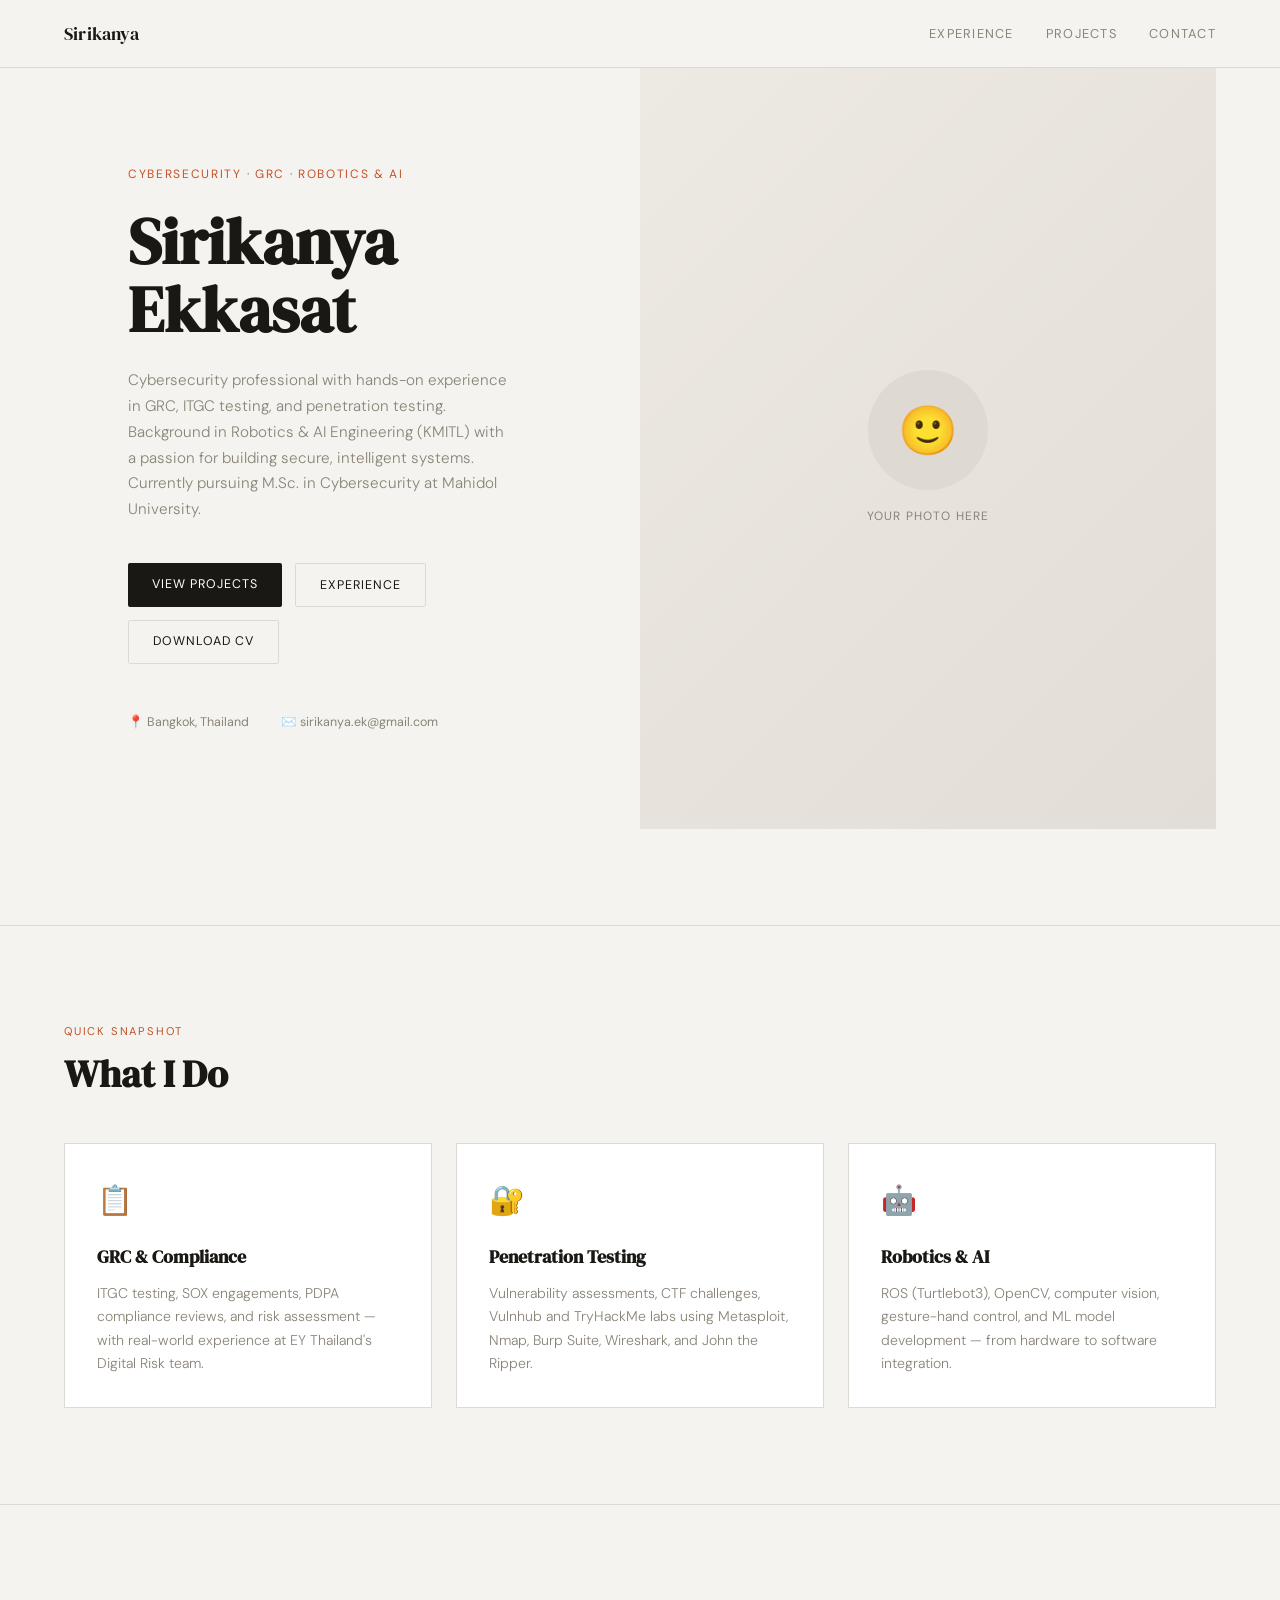
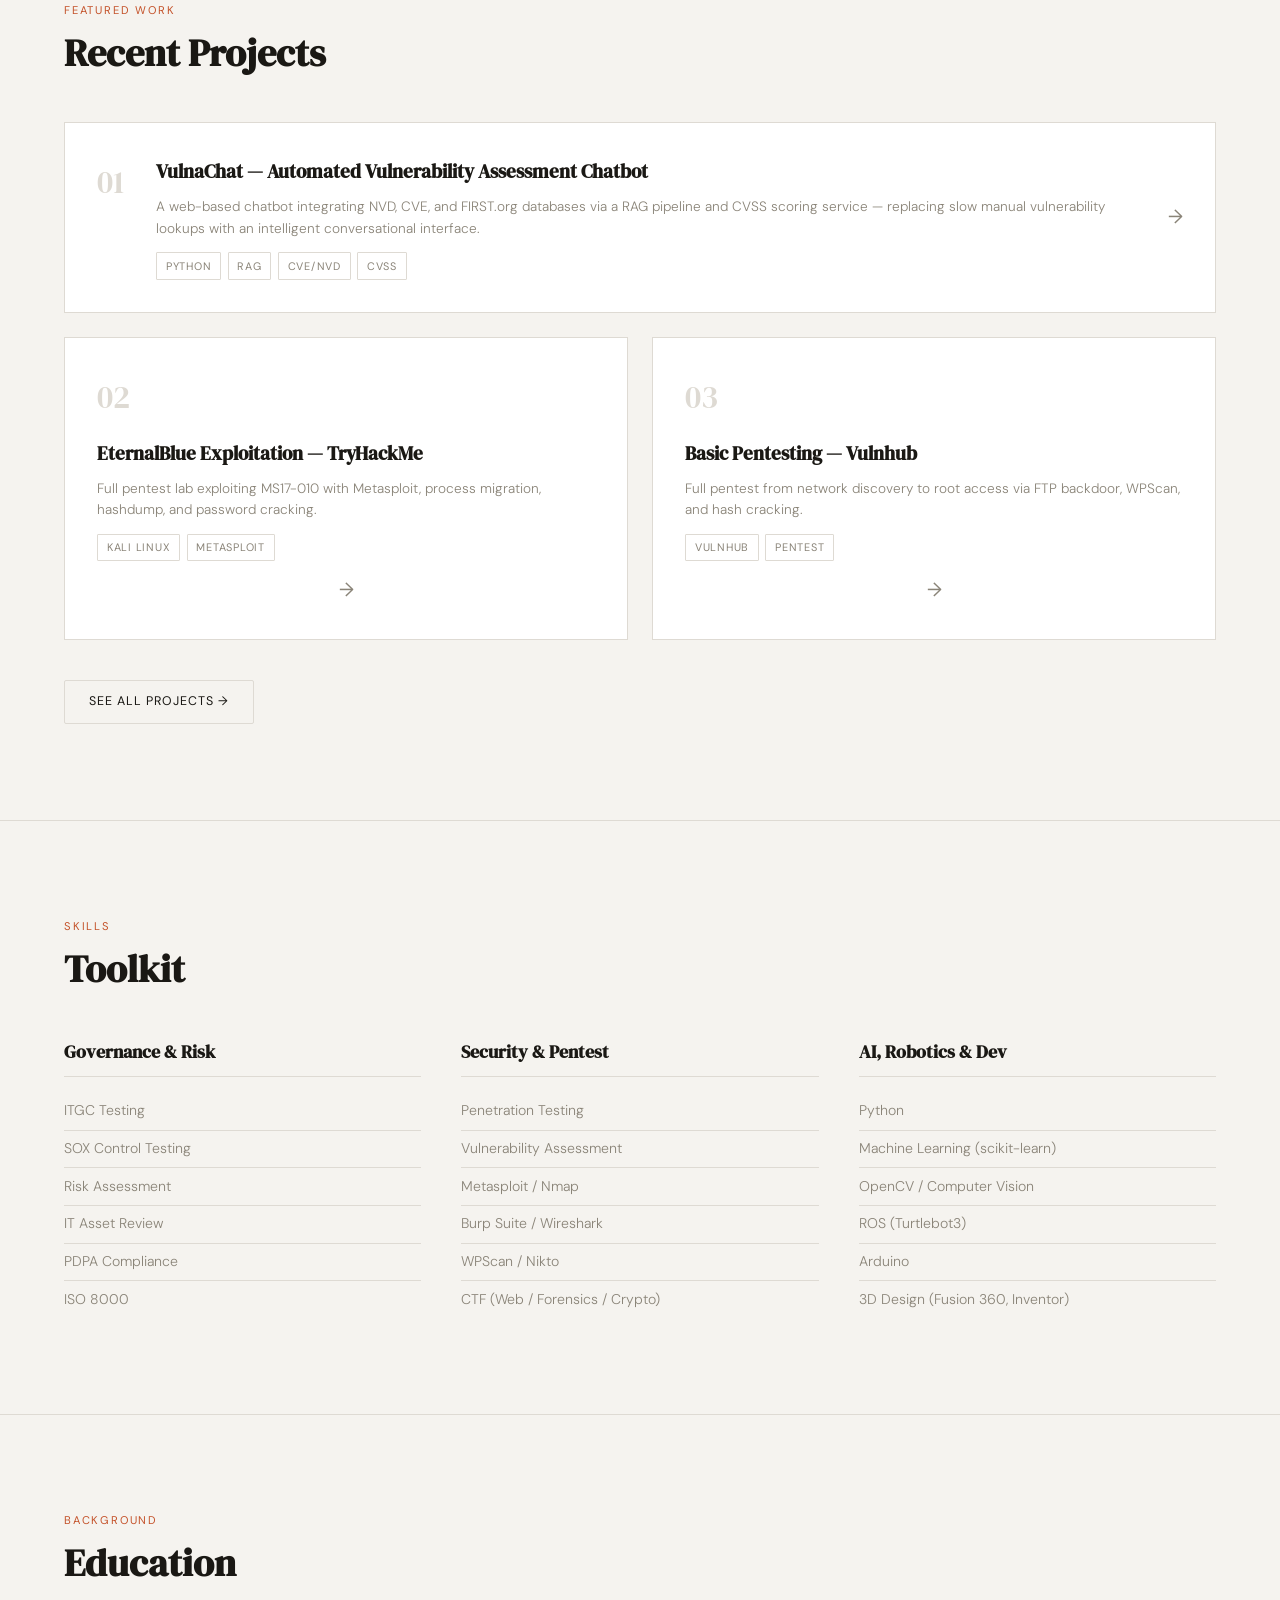
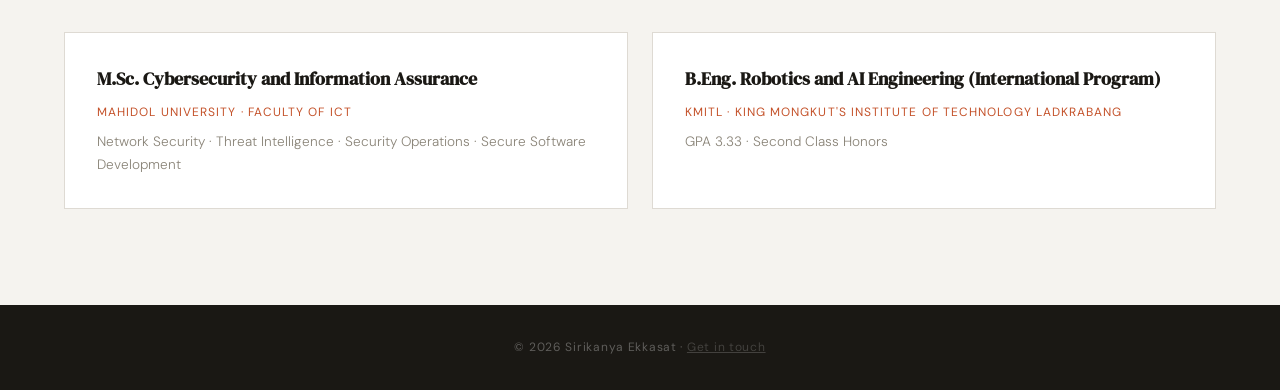
<file: index.html>
<!DOCTYPE html>
<html lang="en">
<head>
<meta charset="UTF-8">
<meta name="viewport" content="width=device-width, initial-scale=1.0">
<title>Sirikanya Ekkasat | Portfolio</title>
<link href="https://fonts.googleapis.com/css2?family=DM+Serif+Display:ital@0;1&family=DM+Sans:ital,opsz,wght@0,9..40,300;0,9..40,400;0,9..40,500;1,9..40,300&display=swap" rel="stylesheet">
<link rel="stylesheet" href="style.css">
</head>
<body>

<nav>
  <a class="nav-logo" href="index.html">Sirikanya</a>
  <ul class="nav-links">
    <li><a href="experience.html">Experience</a></li>
    <li><a href="projects.html">Projects</a></li>
    <li><a href="contact.html">Contact</a></li>
  </ul>
  <button class="nav-burger" onclick="toggleMenu()" aria-label="Menu">☰</button>
</nav>
<div class="nav-mobile" id="navMobile">
  <a href="experience.html">Experience</a>
  <a href="projects.html">Projects</a>
  <a href="contact.html">Contact</a>
</div>

<!-- HERO -->
<section id="hero">
  <div class="hero-left">
    <p class="hero-tag">Cybersecurity · GRC · Robotics & AI</p>
    <h1 class="hero-name">Sirikanya<br>Ekkasat</h1>
    <p class="hero-bio">
      Cybersecurity professional with hands-on experience in GRC, ITGC testing, and penetration testing.
      Background in Robotics & AI Engineering (KMITL) with a passion for building secure, intelligent systems.
      Currently pursuing M.Sc. in Cybersecurity at Mahidol University.
    </p>
    <div class="hero-btns">
      <a href="projects.html" class="btn btn-primary">View Projects</a>
      <a href="experience.html" class="btn btn-ghost">Experience</a>
      <a href="#" class="btn btn-ghost">Download CV</a>
    </div>
    <div class="hero-meta">
      <span>📍 Bangkok, Thailand</span>
      <span>✉️ sirikanya.ek@gmail.com</span>
    </div>
  </div>
  <div class="hero-right">
    <!-- To add your photo: replace the div below with <img src="photo.jpg" class="hero-photo" alt="Sirikanya Ekkasat"> -->
    <div class="hero-photo-placeholder">
      <div class="placeholder-circle">🙂</div>
      <span class="placeholder-label">Your Photo Here</span>
    </div>
  </div>
</section>

<!-- SNAPSHOT -->
<section id="snapshot">
  <div class="reveal">
    <p class="section-label">Quick Snapshot</p>
    <h2 class="section-title">What I Do</h2>
  </div>
  <div class="snapshot-grid reveal">
    <div class="snapshot-card">
      <div class="snapshot-icon">📋</div>
      <h3>GRC & Compliance</h3>
      <p>ITGC testing, SOX engagements, PDPA compliance reviews, and risk assessment — with real-world experience at EY Thailand's Digital Risk team.</p>
    </div>
    <div class="snapshot-card">
      <div class="snapshot-icon">🔐</div>
      <h3>Penetration Testing</h3>
      <p>Vulnerability assessments, CTF challenges, Vulnhub and TryHackMe labs using Metasploit, Nmap, Burp Suite, Wireshark, and John the Ripper.</p>
    </div>
    <div class="snapshot-card">
      <div class="snapshot-icon">🤖</div>
      <h3>Robotics & AI</h3>
      <p>ROS (Turtlebot3), OpenCV, computer vision, gesture-hand control, and ML model development — from hardware to software integration.</p>
    </div>
  </div>
</section>

<!-- FEATURED -->
<section id="featured">
  <div class="reveal">
    <p class="section-label">Featured Work</p>
    <h2 class="section-title">Recent Projects</h2>
  </div>
  <div class="featured-grid reveal">
    <a href="projects.html" class="featured-card featured-large">
      <div class="featured-num">01</div>
      <div class="featured-info">
        <h3>VulnaChat — Automated Vulnerability Assessment Chatbot</h3>
        <p>A web-based chatbot integrating NVD, CVE, and FIRST.org databases via a RAG pipeline and CVSS scoring service — replacing slow manual vulnerability lookups with an intelligent conversational interface.</p>
        <div class="project-tags">
          <span class="tag">Python</span><span class="tag">RAG</span><span class="tag">CVE/NVD</span><span class="tag">CVSS</span>
        </div>
      </div>
      <span class="featured-arrow">→</span>
    </a>
    <a href="projects.html" class="featured-card">
      <div class="featured-num">02</div>
      <div class="featured-info">
        <h3>EternalBlue Exploitation — TryHackMe</h3>
        <p>Full pentest lab exploiting MS17-010 with Metasploit, process migration, hashdump, and password cracking.</p>
        <div class="project-tags"><span class="tag">Kali Linux</span><span class="tag">Metasploit</span></div>
      </div>
      <span class="featured-arrow">→</span>
    </a>
    <a href="projects.html" class="featured-card">
      <div class="featured-num">03</div>
      <div class="featured-info">
        <h3>Basic Pentesting — Vulnhub</h3>
        <p>Full pentest from network discovery to root access via FTP backdoor, WPScan, and hash cracking.</p>
        <div class="project-tags"><span class="tag">Vulnhub</span><span class="tag">Pentest</span></div>
      </div>
      <span class="featured-arrow">→</span>
    </a>
  </div>
  <div class="reveal" style="margin-top:2.5rem;">
    <a href="projects.html" class="btn btn-ghost">See All Projects →</a>
  </div>
</section>

<!-- SKILLS -->
<section id="skills-strip">
  <div class="reveal">
    <p class="section-label">Skills</p>
    <h2 class="section-title">Toolkit</h2>
  </div>
  <div class="skills-grid reveal">
    <div class="skill-group">
      <h3 class="skill-group-title">Governance & Risk</h3>
      <ul class="skill-list">
        <li>ITGC Testing</li>
        <li>SOX Control Testing</li>
        <li>Risk Assessment</li>
        <li>IT Asset Review</li>
        <li>PDPA Compliance</li>
        <li>ISO 8000</li>
      </ul>
    </div>
    <div class="skill-group">
      <h3 class="skill-group-title">Security & Pentest</h3>
      <ul class="skill-list">
        <li>Penetration Testing</li>
        <li>Vulnerability Assessment</li>
        <li>Metasploit / Nmap</li>
        <li>Burp Suite / Wireshark</li>
        <li>WPScan / Nikto</li>
        <li>CTF (Web / Forensics / Crypto)</li>
      </ul>
    </div>
    <div class="skill-group">
      <h3 class="skill-group-title">AI, Robotics & Dev</h3>
      <ul class="skill-list">
        <li>Python</li>
        <li>Machine Learning (scikit-learn)</li>
        <li>OpenCV / Computer Vision</li>
        <li>ROS (Turtlebot3)</li>
        <li>Arduino</li>
        <li>3D Design (Fusion 360, Inventor)</li>
      </ul>
    </div>
  </div>
</section>

<!-- EDUCATION -->
<section id="education">
  <div class="reveal">
    <p class="section-label">Background</p>
    <h2 class="section-title">Education</h2>
  </div>
  <div class="edu-grid reveal">
    <div class="edu-card">
      <h3 class="edu-degree">M.Sc. Cybersecurity and Information Assurance</h3>
      <p class="edu-school">Mahidol University · Faculty of ICT</p>
      <p class="edu-detail">Network Security · Threat Intelligence · Security Operations · Secure Software Development</p>
    </div>
    <div class="edu-card">
      <h3 class="edu-degree">B.Eng. Robotics and AI Engineering (International Program)</h3>
      <p class="edu-school">KMITL · King Mongkut's Institute of Technology Ladkrabang</p>
      <p class="edu-detail">GPA 3.33 · Second Class Honors</p>
    </div>
  </div>
</section>

<footer>
  <p>© 2026 Sirikanya Ekkasat · <a href="contact.html" style="color:inherit;opacity:.6;">Get in touch</a></p>
</footer>

<script src="main.js"></script>
</body>
</html>
</file>
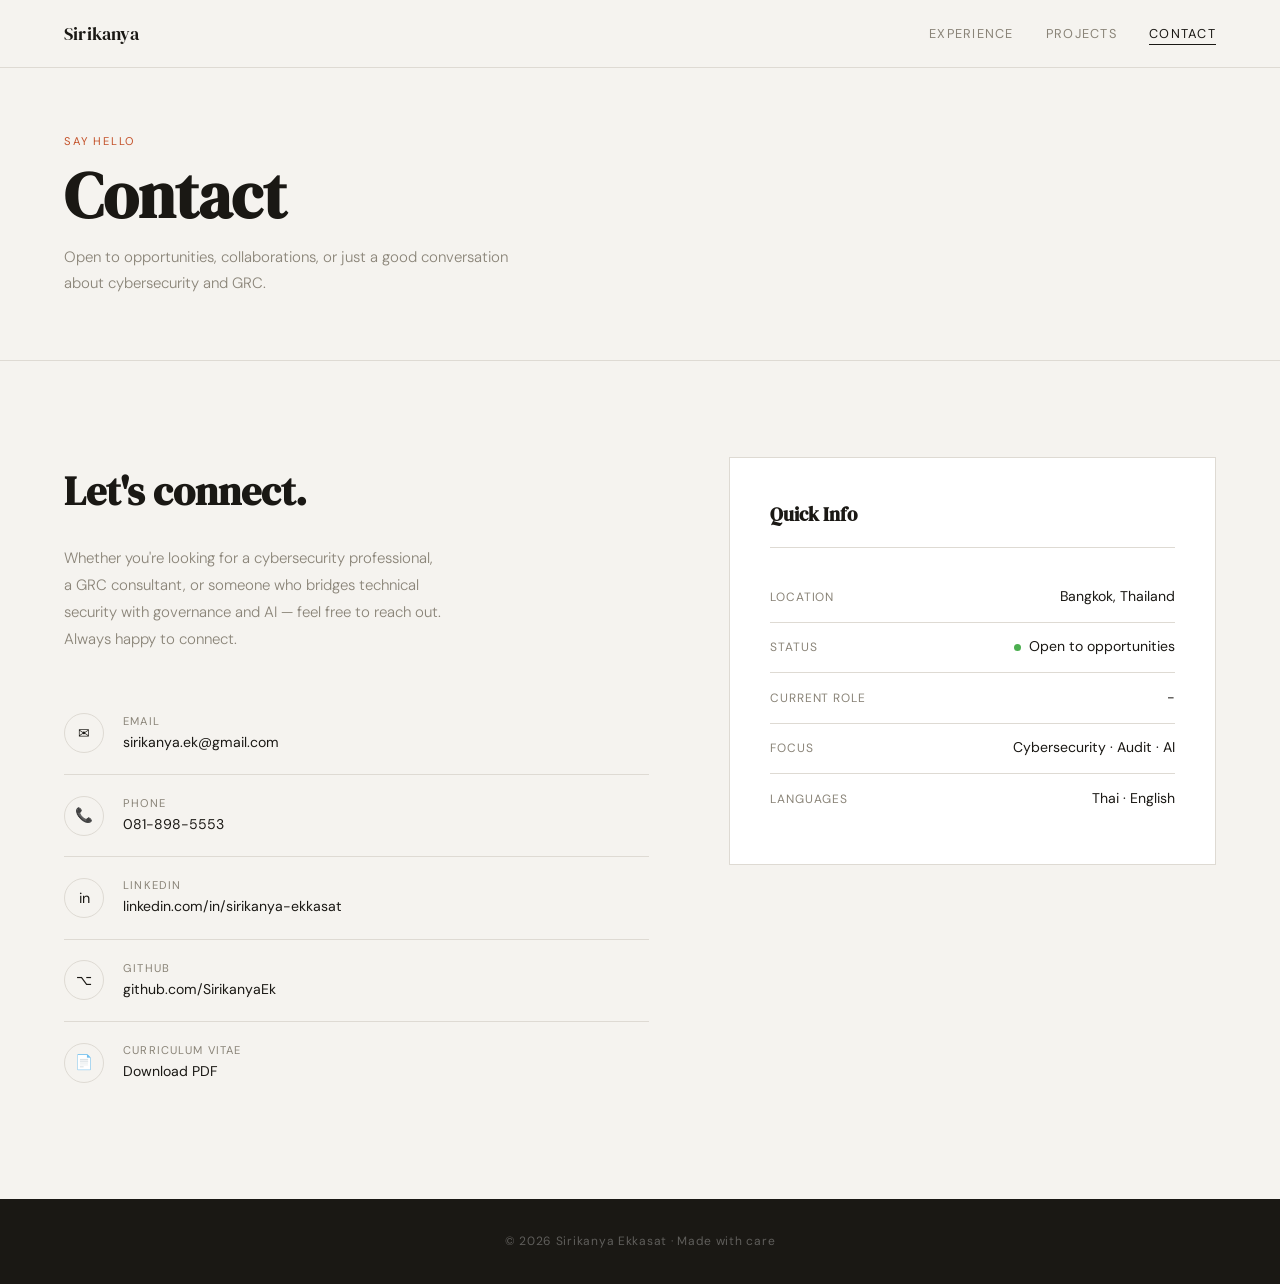
<file: contact.html>
<!DOCTYPE html>
<html lang="en">
<head>
<meta charset="UTF-8">
<meta name="viewport" content="width=device-width, initial-scale=1.0">
<title>Contact | Sirikanya Ekkasat</title>
<link href="https://fonts.googleapis.com/css2?family=DM+Serif+Display:ital@0;1&family=DM+Sans:ital,opsz,wght@0,9..40,300;0,9..40,400;0,9..40,500;1,9..40,300&display=swap" rel="stylesheet">
<link rel="stylesheet" href="style.css">
</head>
<body>

<nav>
  <a class="nav-logo" href="index.html">Sirikanya</a>
  <ul class="nav-links">
    <li><a href="experience.html">Experience</a></li>
    <li><a href="projects.html">Projects</a></li>
    <li><a href="contact.html" class="active">Contact</a></li>
  </ul>
  <button class="nav-burger" onclick="toggleMenu()" aria-label="Menu">☰</button>
</nav>
<div class="nav-mobile" id="navMobile">
  <a href="experience.html">Experience</a>
  <a href="projects.html">Projects</a>
  <a href="contact.html">Contact</a>
</div>

<div class="page-header">
  <div class="page-header-inner reveal">
    <p class="section-label">Say Hello</p>
    <h1 class="page-title">Contact</h1>
    <p class="page-subtitle">Open to opportunities, collaborations, or just a good conversation about cybersecurity and GRC.</p>
  </div>
</div>

<section id="contact-main" class="contact-section">
  <div class="contact-layout reveal">
    <div class="contact-left">
      <h2 class="contact-heading">Let's connect.</h2>
      <p class="contact-bio">
        Whether you're looking for a cybersecurity professional, a GRC consultant, or someone who bridges technical security with governance and AI — feel free to reach out. Always happy to connect.
      </p>
      <div class="contact-links">
        <a class="contact-link" href="mailto:sirikanya.ek@gmail.com">
          <span class="contact-icon">✉</span>
          <div>
            <span class="contact-link-label">Email</span>
            <span class="contact-link-value">sirikanya.ek@gmail.com</span>
          </div>
        </a>
        <a class="contact-link" href="tel:+66818985553">
          <span class="contact-icon">📞</span>
          <div>
            <span class="contact-link-label">Phone</span>
            <span class="contact-link-value">081-898-5553</span>
          </div>
        </a>
        <a class="contact-link" href="https://www.linkedin.com/in/sirikanya-ekkasat-75b0b1226" target="_blank" rel="noopener">
          <span class="contact-icon">in</span>
          <div>
            <span class="contact-link-label">LinkedIn</span>
            <span class="contact-link-value">linkedin.com/in/sirikanya-ekkasat</span>
          </div>
        </a>
        <a class="contact-link" href="https://github.com/SirikanyaEk" target="_blank" rel="noopener">
          <span class="contact-icon">⌥</span>
          <div>
            <span class="contact-link-label">GitHub</span>
            <span class="contact-link-value">github.com/SirikanyaEk</span>
          </div>
        </a>
        <a class="contact-link" href="#">
          <span class="contact-icon">📄</span>
          <div>
            <span class="contact-link-label">Curriculum Vitae</span>
            <span class="contact-link-value">Download PDF</span>
          </div>
        </a>
      </div>
    </div>

    <div class="contact-right">
      <div class="contact-info-card">
        <h3>Quick Info</h3>
        <div class="info-row">
          <span class="info-label">Location</span>
          <span>Bangkok, Thailand</span>
        </div>
        <div class="info-row">
          <span class="info-label">Status</span>
          <span class="status-dot-wrap"><span class="status-dot"></span> Open to opportunities</span>
        </div>
        <div class="info-row">
          <span class="info-label">Current Role</span>
          <span>-</span>
        </div>
        <div class="info-row">
          <span class="info-label">Focus</span>
          <span>Cybersecurity · Audit · AI</span>
        </div>
        <div class="info-row">
          <span class="info-label">Languages</span>
          <span>Thai · English</span>
        </div>
      </div>
    </div>
  </div>
</section>

<footer>
  <p>© 2026 Sirikanya Ekkasat · Made with care</p>
</footer>

<script src="main.js"></script>
</body>
</html>
</file>
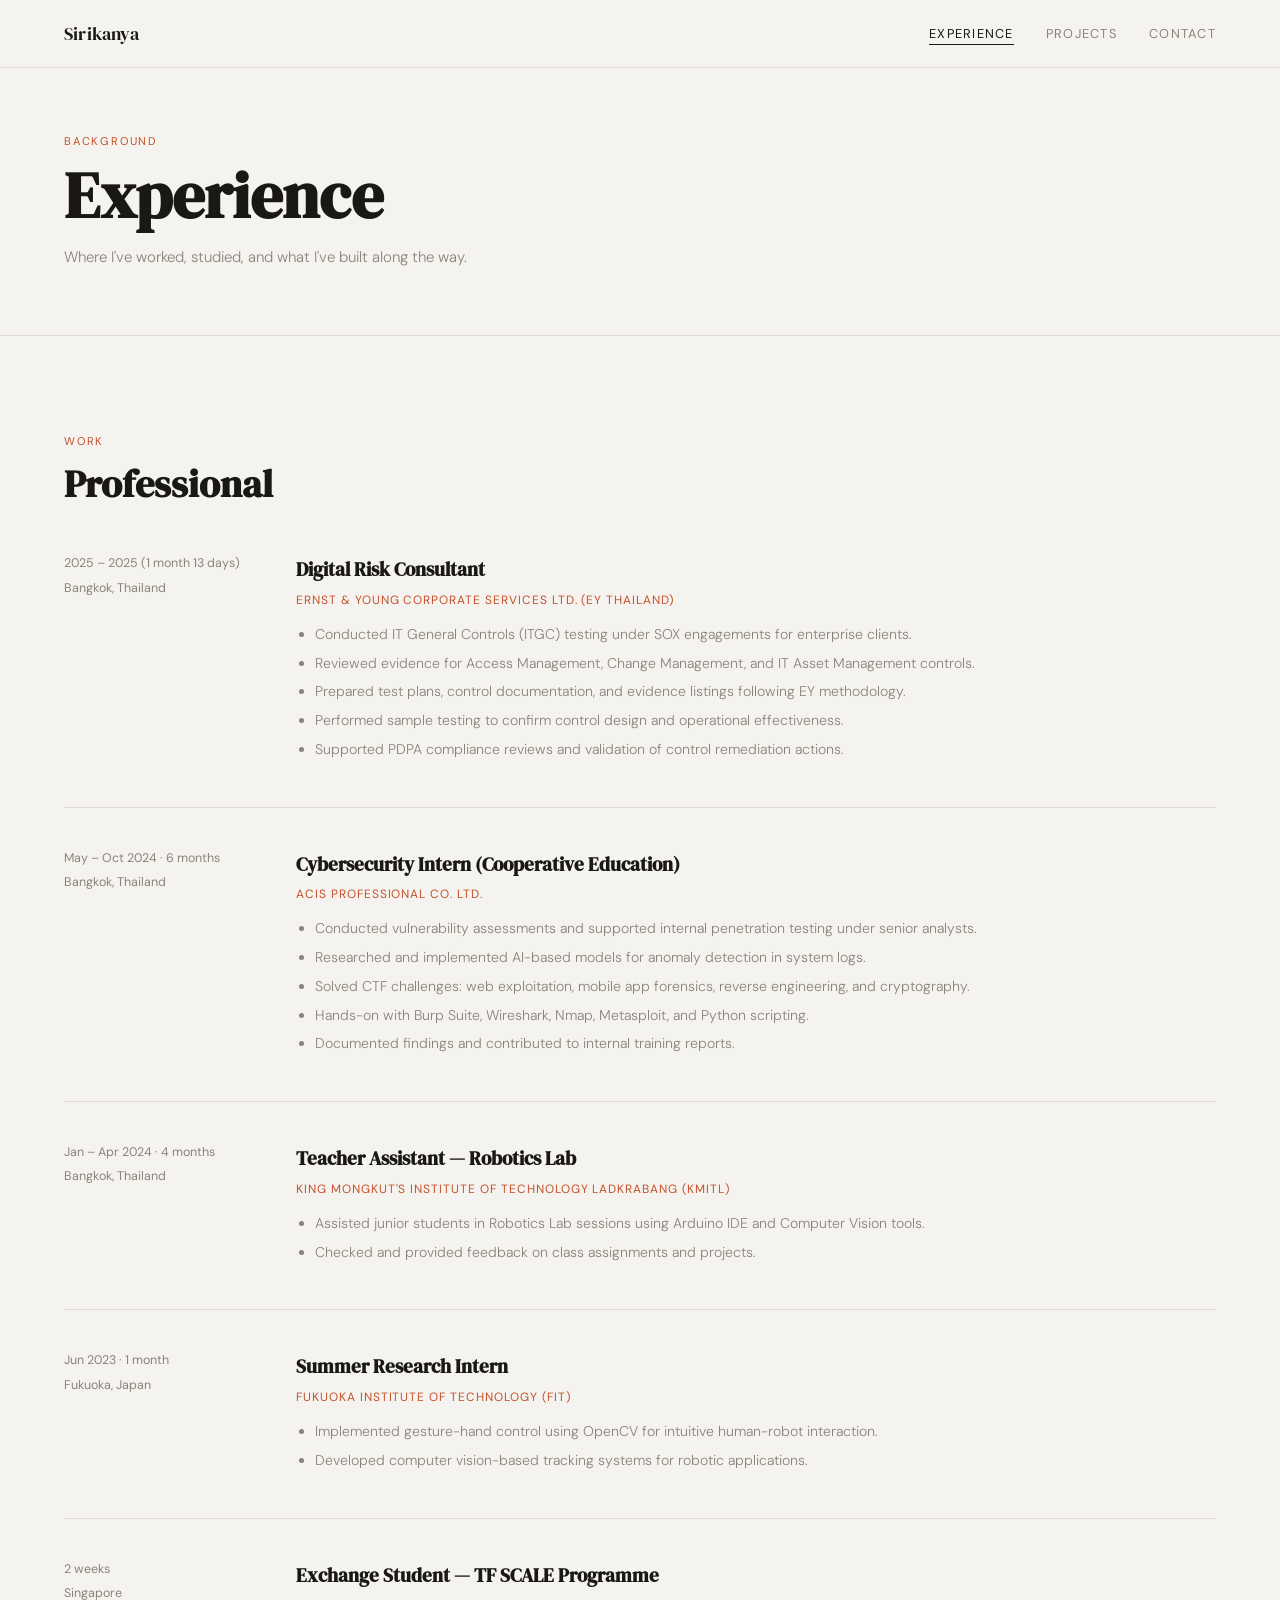
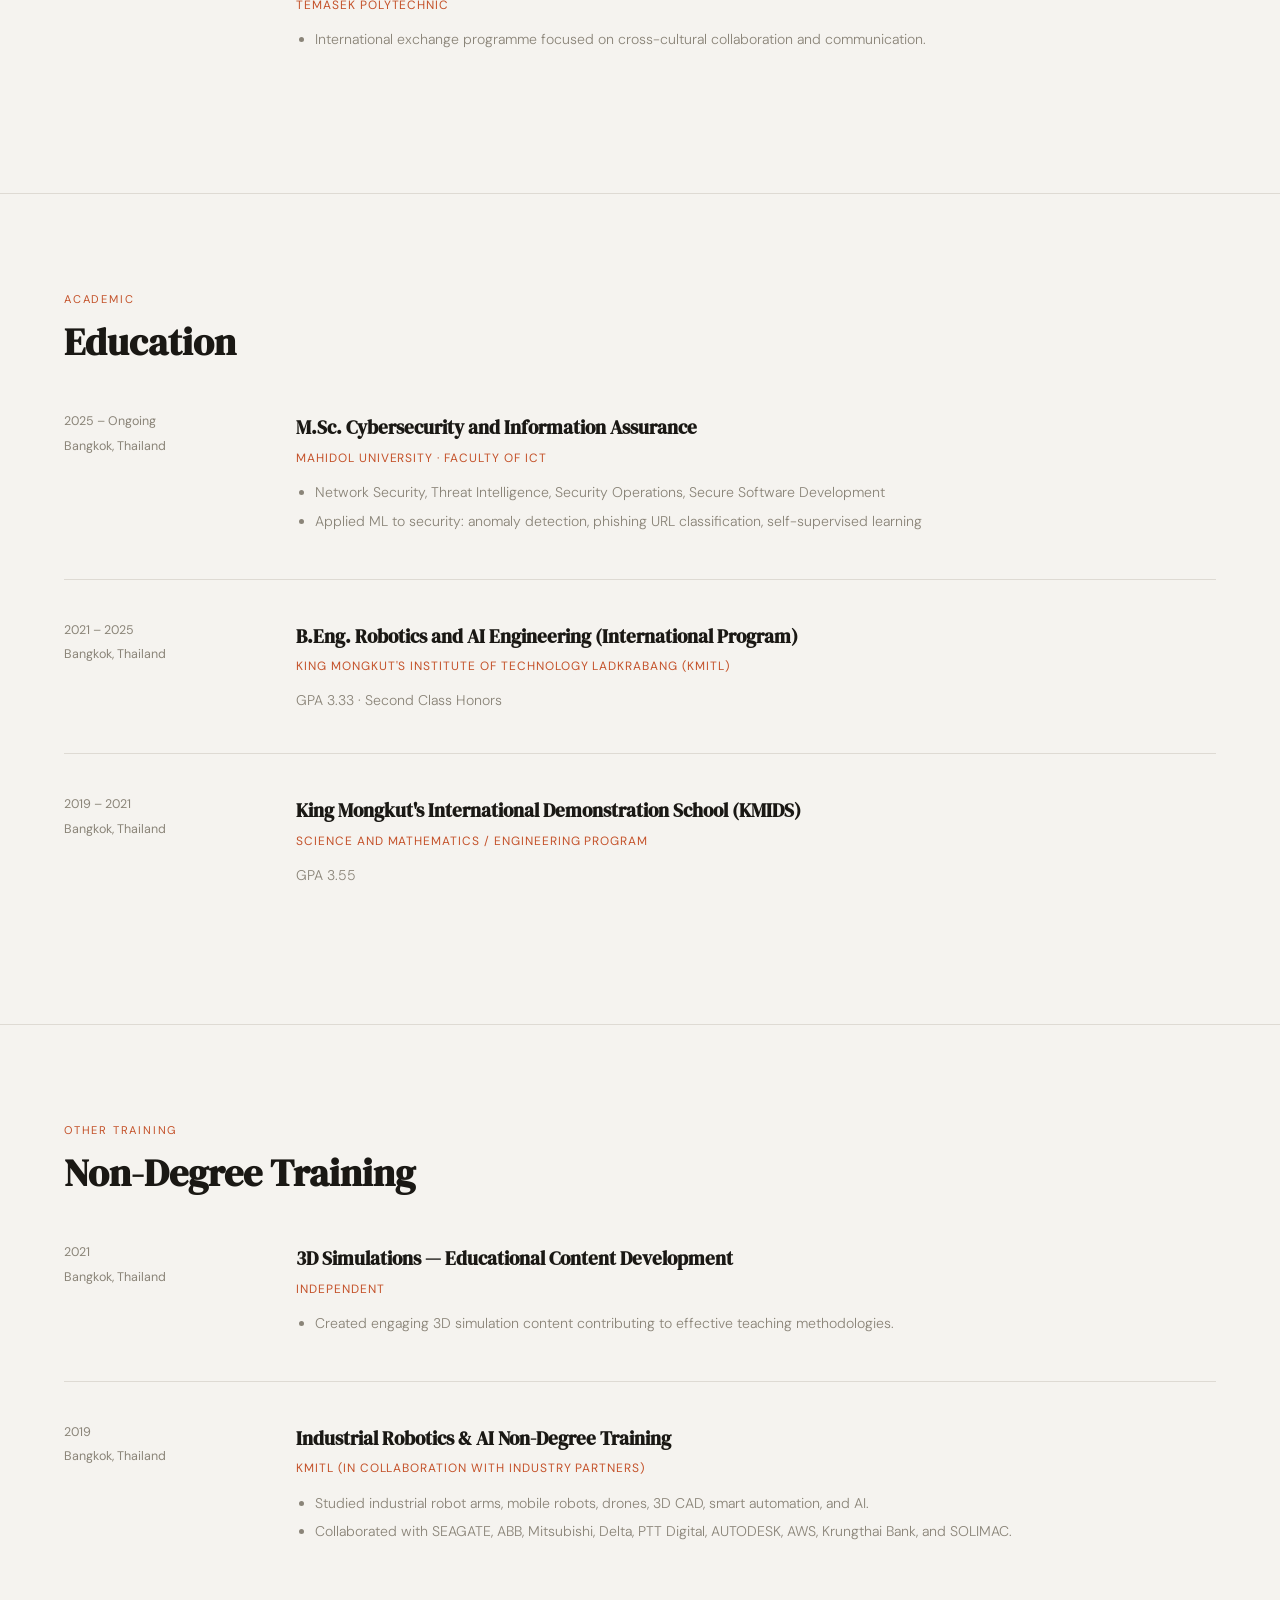
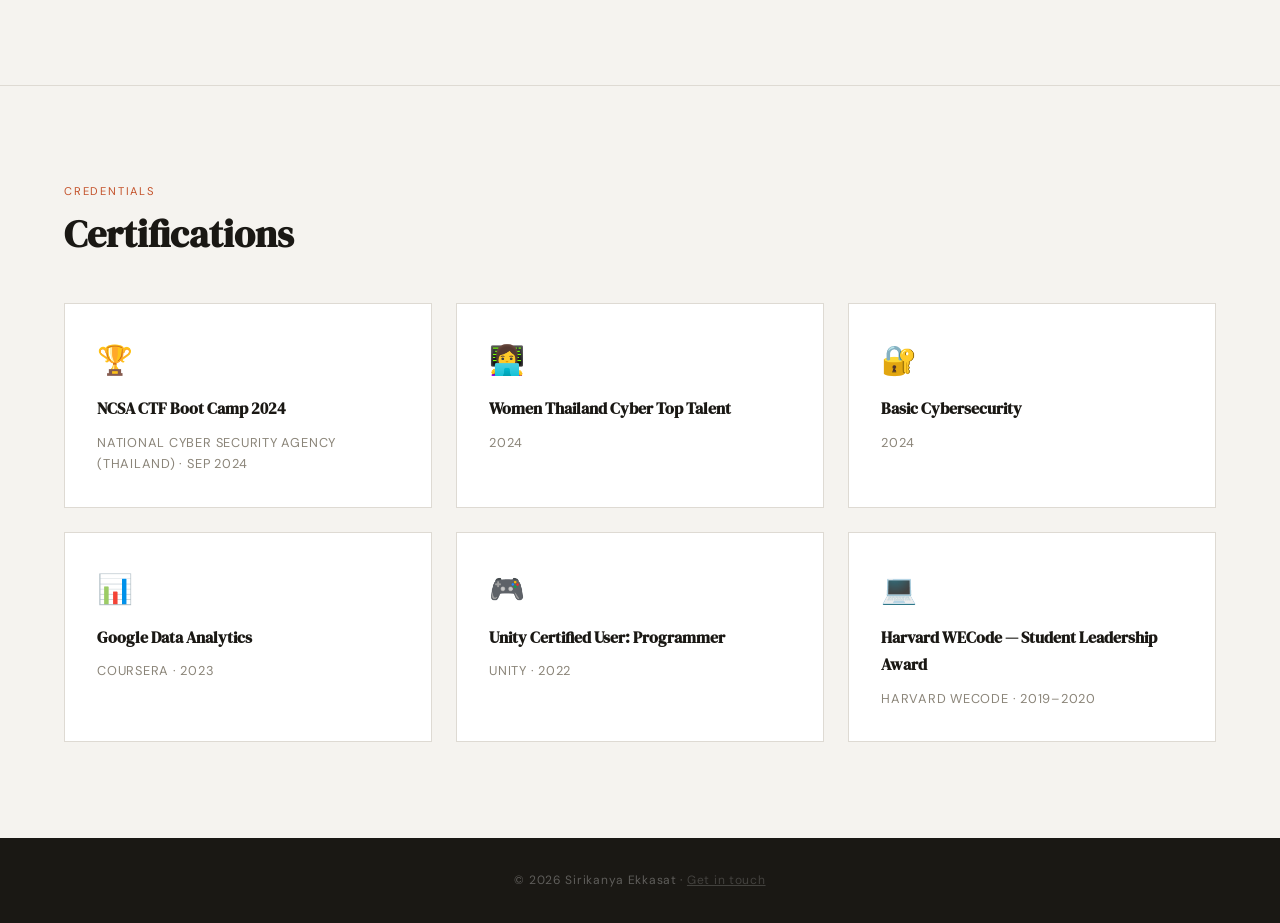
<file: experience.html>
<!DOCTYPE html>
<html lang="en">
<head>
<meta charset="UTF-8">
<meta name="viewport" content="width=device-width, initial-scale=1.0">
<title>Experience | Sirikanya Ekkasat</title>
<link href="https://fonts.googleapis.com/css2?family=DM+Serif+Display:ital@0;1&family=DM+Sans:ital,opsz,wght@0,9..40,300;0,9..40,400;0,9..40,500;1,9..40,300&display=swap" rel="stylesheet">
<link rel="stylesheet" href="style.css">
</head>
<body>

<nav>
  <a class="nav-logo" href="index.html">Sirikanya</a>
  <ul class="nav-links">
    <li><a href="experience.html" class="active">Experience</a></li>
    <li><a href="projects.html">Projects</a></li>
    <li><a href="contact.html">Contact</a></li>
  </ul>
  <button class="nav-burger" onclick="toggleMenu()" aria-label="Menu">☰</button>
</nav>
<div class="nav-mobile" id="navMobile">
  <a href="experience.html">Experience</a>
  <a href="projects.html">Projects</a>
  <a href="contact.html">Contact</a>
</div>

<div class="page-header">
  <div class="page-header-inner reveal">
    <p class="section-label">Background</p>
    <h1 class="page-title">Experience</h1>
    <p class="page-subtitle">Where I've worked, studied, and what I've built along the way.</p>
  </div>
</div>

<!-- WORK -->
<section>
  <div class="reveal">
    <p class="section-label">Work</p>
    <h2 class="section-title">Professional</h2>
  </div>
  <div class="timeline reveal">

    <div class="timeline-item">
      <div class="timeline-meta">
        <p class="timeline-period">2025 – 2025 (1 month 13 days) </p>
        <p class="timeline-location">Bangkok, Thailand</p>
      </div>
      <div class="timeline-content">
        <h3 class="timeline-role">Digital Risk Consultant</h3>
        <p class="timeline-org">Ernst & Young Corporate Services Ltd. (EY Thailand)</p>
        <div class="timeline-desc">
          <ul>
            <li>Conducted IT General Controls (ITGC) testing under SOX engagements for enterprise clients.</li>
            <li>Reviewed evidence for Access Management, Change Management, and IT Asset Management controls.</li>
            <li>Prepared test plans, control documentation, and evidence listings following EY methodology.</li>
            <li>Performed sample testing to confirm control design and operational effectiveness.</li>
            <li>Supported PDPA compliance reviews and validation of control remediation actions.</li>
          </ul>
        </div>
      </div>
    </div>

    <div class="timeline-item">
      <div class="timeline-meta">
        <p class="timeline-period">May – Oct 2024 · 6 months</p>
        <p class="timeline-location">Bangkok, Thailand</p>
      </div>
      <div class="timeline-content">
        <h3 class="timeline-role">Cybersecurity Intern (Cooperative Education)</h3>
        <p class="timeline-org">ACIS Professional Co. Ltd.</p>
        <div class="timeline-desc">
          <ul>
            <li>Conducted vulnerability assessments and supported internal penetration testing under senior analysts.</li>
            <li>Researched and implemented AI-based models for anomaly detection in system logs.</li>
            <li>Solved CTF challenges: web exploitation, mobile app forensics, reverse engineering, and cryptography.</li>
            <li>Hands-on with Burp Suite, Wireshark, Nmap, Metasploit, and Python scripting.</li>
            <li>Documented findings and contributed to internal training reports.</li>
          </ul>
        </div>
      </div>
    </div>

    <div class="timeline-item">
      <div class="timeline-meta">
        <p class="timeline-period">Jan – Apr 2024 · 4 months</p>
        <p class="timeline-location">Bangkok, Thailand</p>
      </div>
      <div class="timeline-content">
        <h3 class="timeline-role">Teacher Assistant — Robotics Lab</h3>
        <p class="timeline-org">King Mongkut's Institute of Technology Ladkrabang (KMITL)</p>
        <div class="timeline-desc">
          <ul>
            <li>Assisted junior students in Robotics Lab sessions using Arduino IDE and Computer Vision tools.</li>
            <li>Checked and provided feedback on class assignments and projects.</li>
          </ul>
        </div>
      </div>
    </div>

    <div class="timeline-item">
      <div class="timeline-meta">
        <p class="timeline-period">Jun 2023 · 1 month</p>
        <p class="timeline-location">Fukuoka, Japan</p>
      </div>
      <div class="timeline-content">
        <h3 class="timeline-role">Summer Research Intern</h3>
        <p class="timeline-org">Fukuoka Institute of Technology (FIT)</p>
        <div class="timeline-desc">
          <ul>
            <li>Implemented gesture-hand control using OpenCV for intuitive human-robot interaction.</li>
            <li>Developed computer vision-based tracking systems for robotic applications.</li>
          </ul>
        </div>
      </div>
    </div>

    <div class="timeline-item">
      <div class="timeline-meta">
        <p class="timeline-period"> 2 weeks </p>
        <p class="timeline-location">Singapore</p>
      </div>
      <div class="timeline-content">
        <h3 class="timeline-role">Exchange Student — TF SCALE Programme</h3>
        <p class="timeline-org">Temasek Polytechnic</p>
        <div class="timeline-desc">
          <ul>
            <li>International exchange programme focused on cross-cultural collaboration and communication.</li>
          </ul>
        </div>
      </div>
    </div>

  </div>
</section>

<!-- EDUCATION -->
<section>
  <div class="reveal">
    <p class="section-label">Academic</p>
    <h2 class="section-title">Education</h2>
  </div>
  <div class="timeline reveal">

    <div class="timeline-item">
      <div class="timeline-meta">
        <p class="timeline-period">2025 – Ongoing</p>
        <p class="timeline-location">Bangkok, Thailand</p>
      </div>
      <div class="timeline-content">
        <h3 class="timeline-role">M.Sc. Cybersecurity and Information Assurance</h3>
        <p class="timeline-org">Mahidol University · Faculty of ICT</p>
        <div class="timeline-desc">
          <ul>
            <li>Network Security, Threat Intelligence, Security Operations, Secure Software Development</li>
            <li>Applied ML to security: anomaly detection, phishing URL classification, self-supervised learning</li>
          </ul>
        </div>
      </div>
    </div>

    <div class="timeline-item">
      <div class="timeline-meta">
        <p class="timeline-period">2021 – 2025</p>
        <p class="timeline-location">Bangkok, Thailand</p>
      </div>
      <div class="timeline-content">
        <h3 class="timeline-role">B.Eng. Robotics and AI Engineering (International Program)</h3>
        <p class="timeline-org">King Mongkut's Institute of Technology Ladkrabang (KMITL)</p>
        <div class="timeline-desc">
          <p>GPA 3.33 · Second Class Honors</p>
        </div>
      </div>
    </div>

    <div class="timeline-item">
      <div class="timeline-meta">
        <p class="timeline-period">2019 – 2021</p>
        <p class="timeline-location">Bangkok, Thailand</p>
      </div>
      <div class="timeline-content">
        <h3 class="timeline-role">King Mongkut's International Demonstration School (KMIDS)</h3>
        <p class="timeline-org">Science and Mathematics / Engineering Program</p>
        <div class="timeline-desc">
          <p>GPA 3.55</p>
        </div>
      </div>
    </div>

  </div>
</section>

<!-- TRAINING -->
<section>
  <div class="reveal">
    <p class="section-label">Other Training</p>
    <h2 class="section-title">Non-Degree Training</h2>
  </div>
  <div class="timeline reveal">

    <div class="timeline-item">
      <div class="timeline-meta">
        <p class="timeline-period">2021</p>
        <p class="timeline-location">Bangkok, Thailand</p>
      </div>
      <div class="timeline-content">
        <h3 class="timeline-role">3D Simulations — Educational Content Development</h3>
        <p class="timeline-org">Independent</p>
        <div class="timeline-desc">
          <ul>
            <li>Created engaging 3D simulation content contributing to effective teaching methodologies.</li>
          </ul>
        </div>
      </div>
    </div>

    <div class="timeline-item">
      <div class="timeline-meta">
        <p class="timeline-period">2019</p>
        <p class="timeline-location">Bangkok, Thailand</p>
      </div>
      <div class="timeline-content">
        <h3 class="timeline-role">Industrial Robotics & AI Non-Degree Training</h3>
        <p class="timeline-org">KMITL (in collaboration with industry partners)</p>
        <div class="timeline-desc">
          <ul>
            <li>Studied industrial robot arms, mobile robots, drones, 3D CAD, smart automation, and AI.</li>
            <li>Collaborated with SEAGATE, ABB, Mitsubishi, Delta, PTT Digital, AUTODESK, AWS, Krungthai Bank, and SOLIMAC.</li>
          </ul>
        </div>
      </div>
    </div>

  </div>
</section>

<!-- CERTIFICATIONS -->
<section>
  <div class="reveal">
    <p class="section-label">Credentials</p>
    <h2 class="section-title">Certifications</h2>
  </div>
  <div class="cert-grid reveal">
    <div class="cert-card">
      <div class="cert-icon">🏆</div>
      <h3>NCSA CTF Boot Camp 2024</h3>
      <p>National Cyber Security Agency (Thailand) · Sep 2024</p>
    </div>
    <div class="cert-card">
      <div class="cert-icon">👩‍💻</div>
      <h3>Women Thailand Cyber Top Talent</h3>
      <p>2024</p>
    </div>
    <div class="cert-card">
      <div class="cert-icon">🔐</div>
      <h3>Basic Cybersecurity</h3>
      <p>2024</p>
    </div>
    <div class="cert-card">
      <div class="cert-icon">📊</div>
      <h3>Google Data Analytics</h3>
      <p>Coursera · 2023</p>
    </div>
    <div class="cert-card">
      <div class="cert-icon">🎮</div>
      <h3>Unity Certified User: Programmer</h3>
      <p>Unity · 2022</p>
    </div>
    <div class="cert-card">
      <div class="cert-icon">💻</div>
      <h3>Harvard WECode — Student Leadership Award</h3>
      <p>Harvard WECode · 2019–2020</p>
    </div>
  </div>
</section>

<footer>
  <p>© 2026 Sirikanya Ekkasat · <a href="contact.html" style="color:inherit;opacity:.6;">Get in touch</a></p>
</footer>

<script src="main.js"></script>
</body>
</html>
</file>
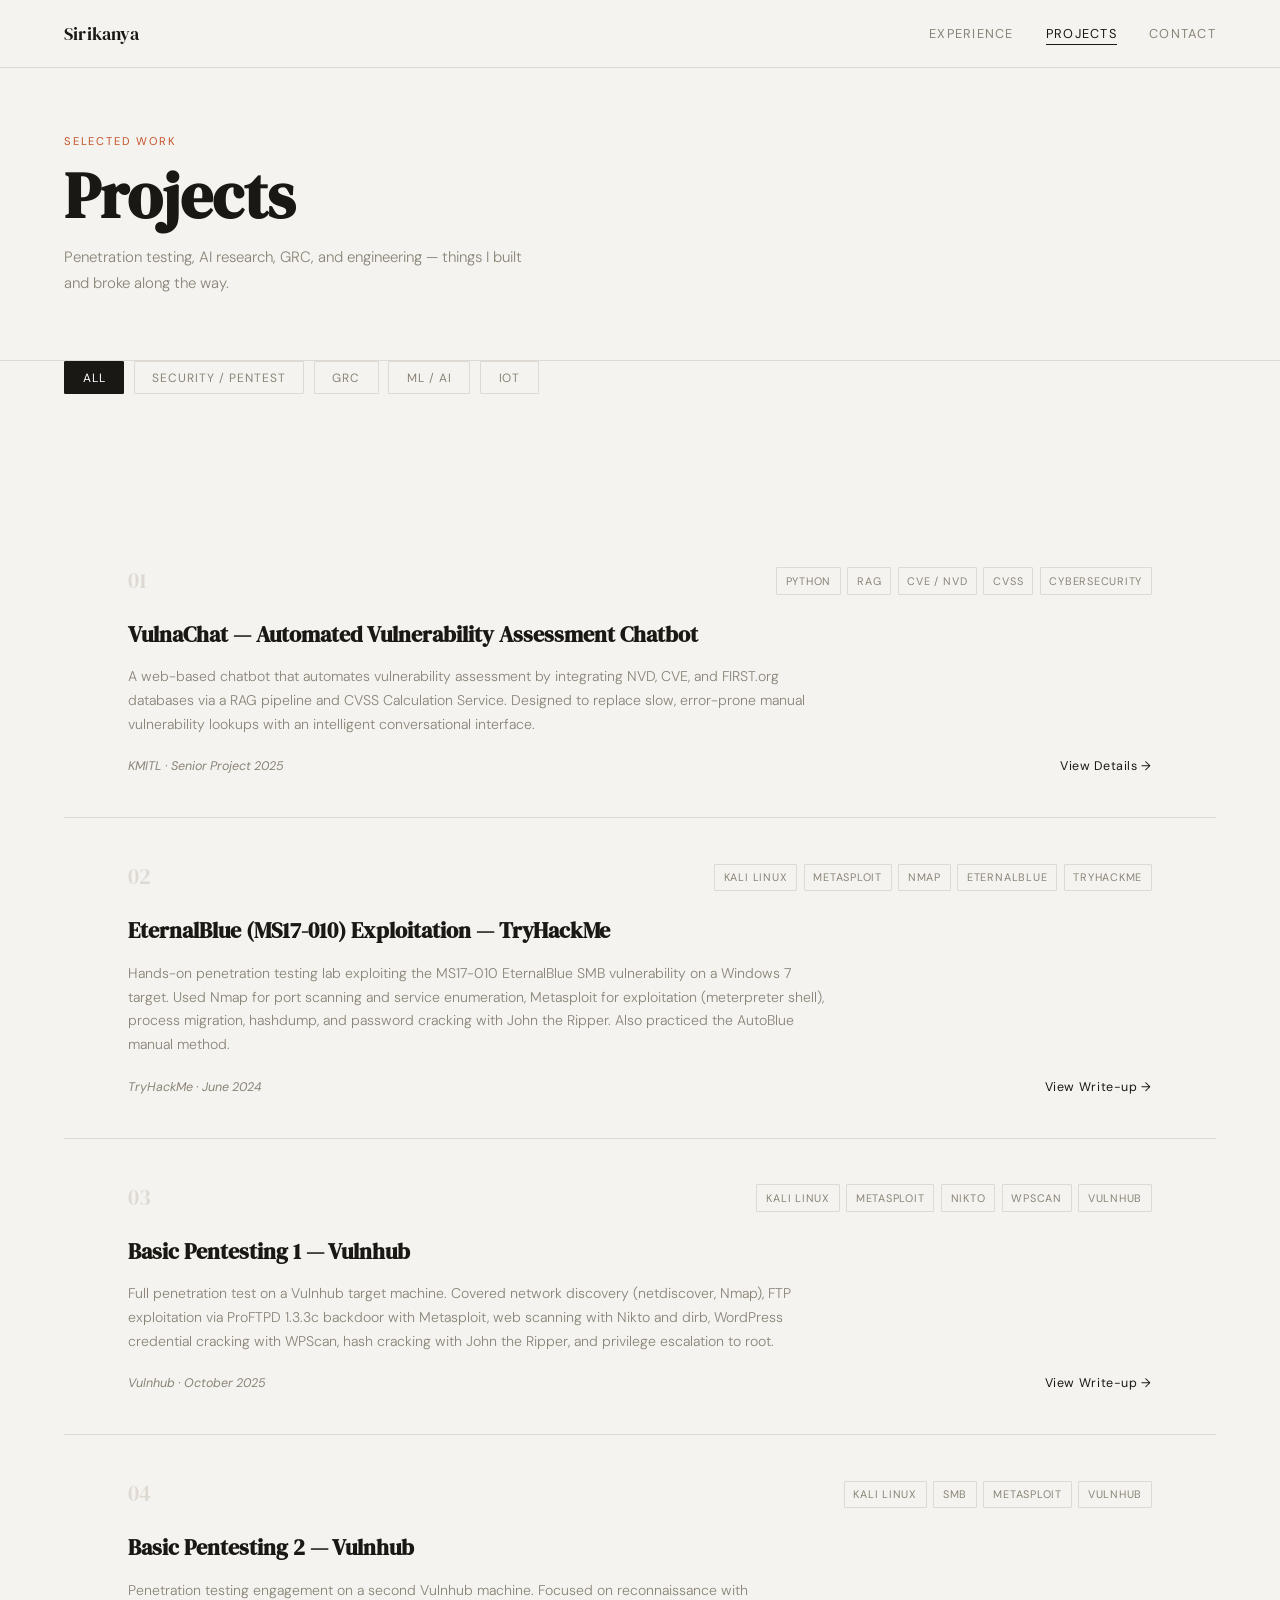
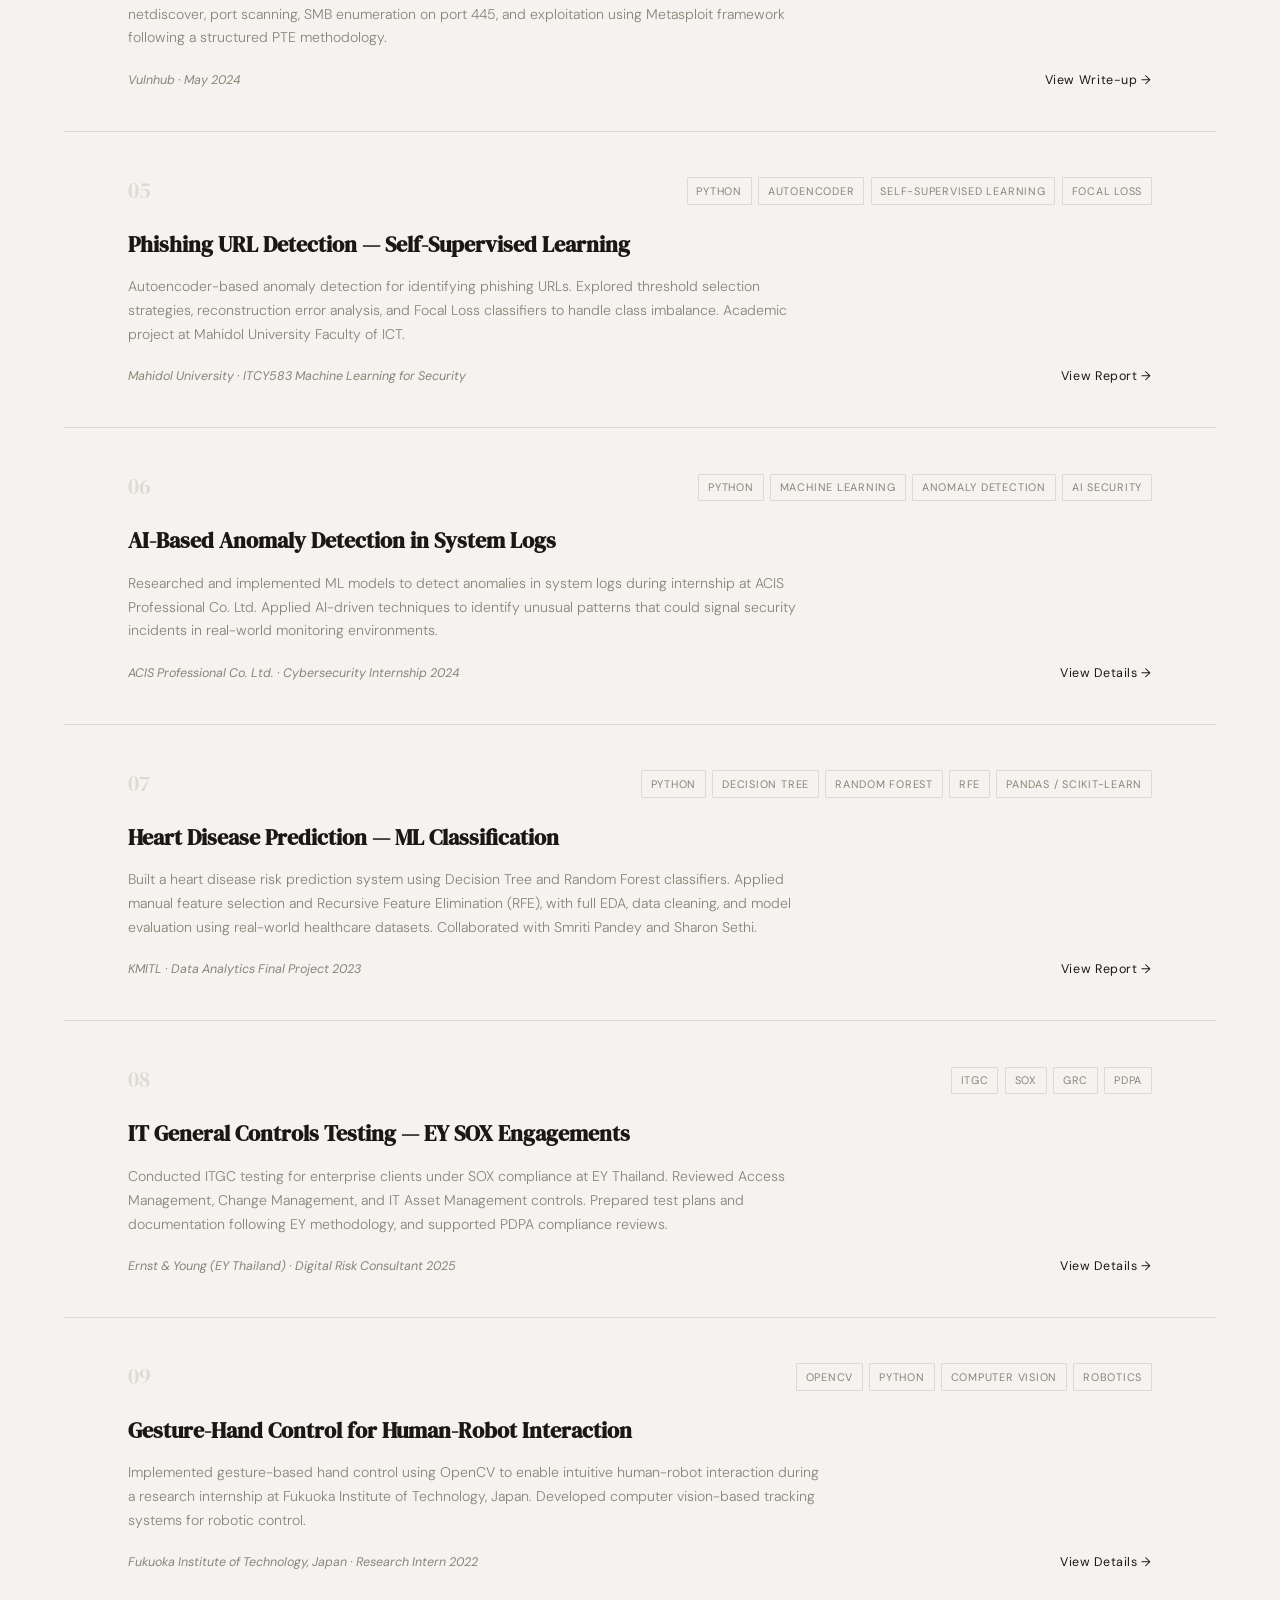
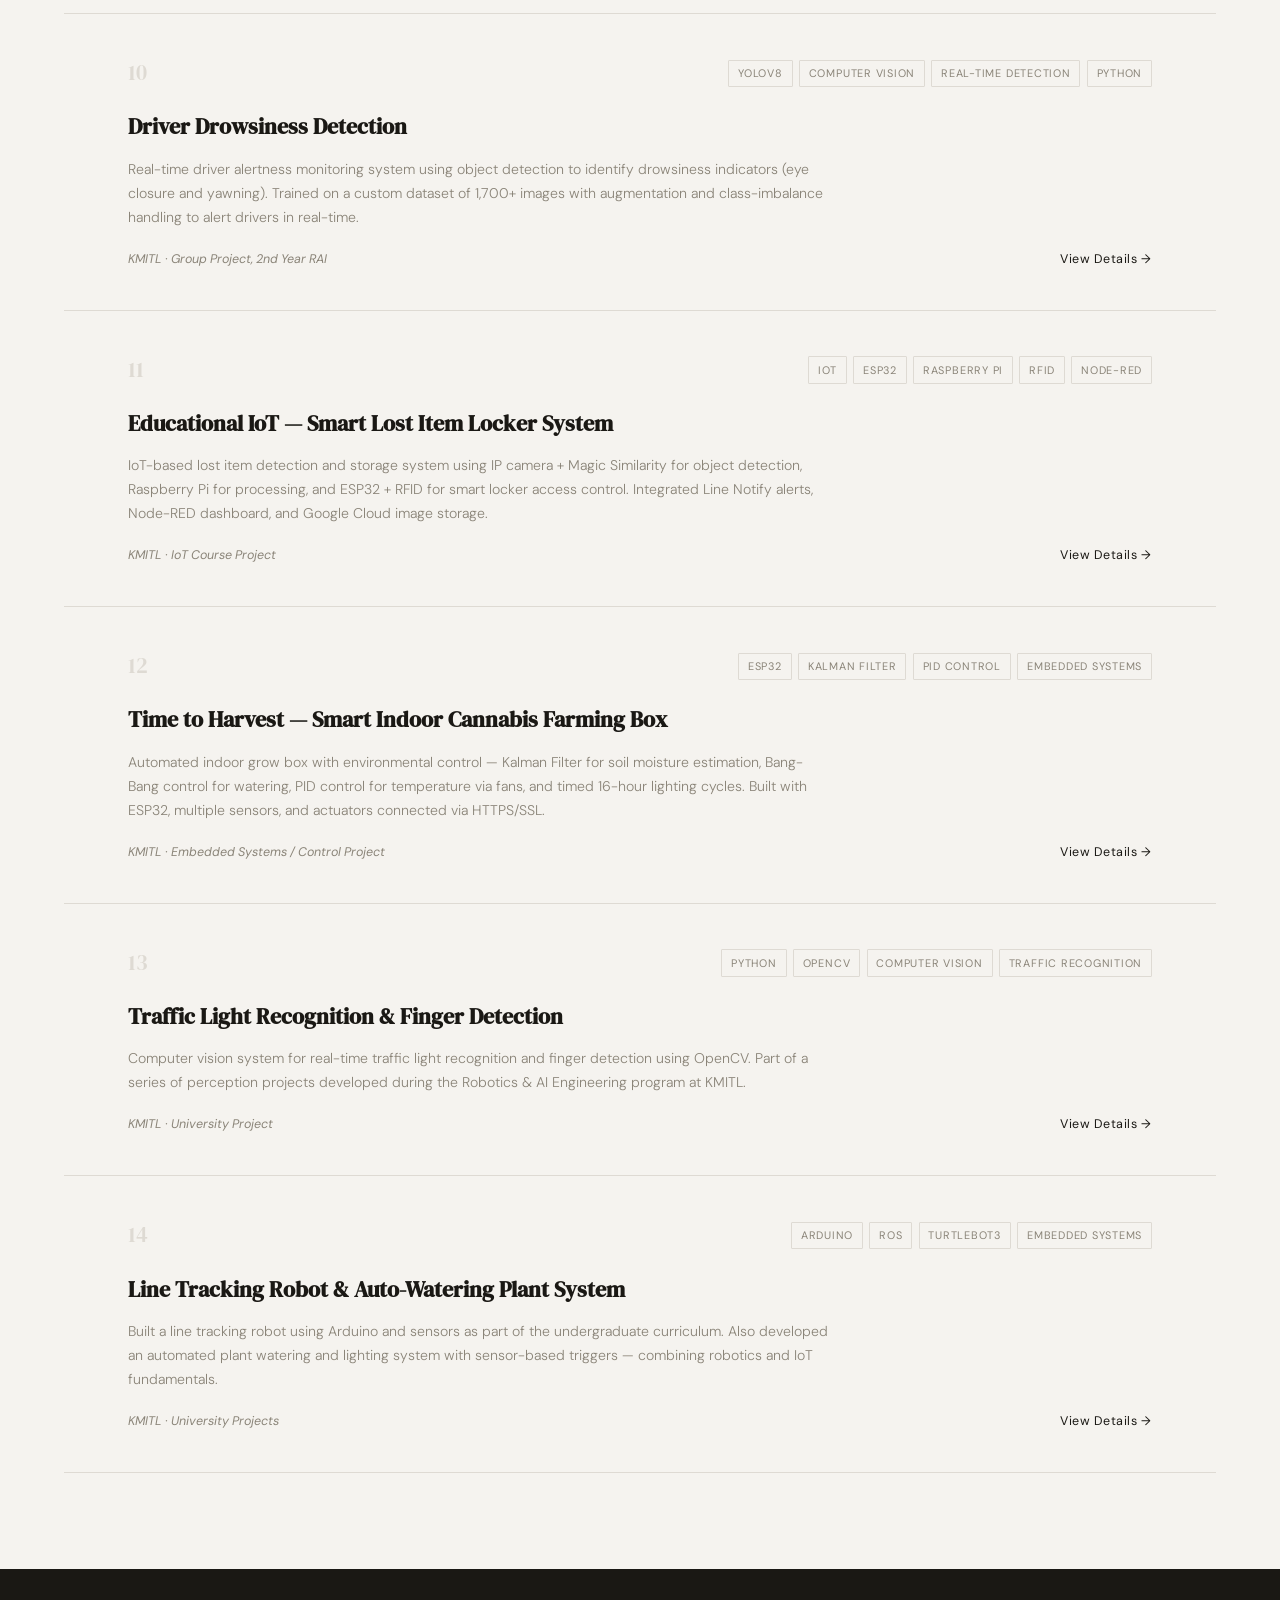
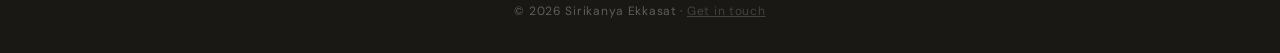
<file: projects.html>
<!DOCTYPE html>
<html lang="en">
<head>
<meta charset="UTF-8">
<meta name="viewport" content="width=device-width, initial-scale=1.0">
<title>Projects | Sirikanya Ekkasat</title>
<link href="https://fonts.googleapis.com/css2?family=DM+Serif+Display:ital@0;1&family=DM+Sans:ital,opsz,wght@0,9..40,300;0,9..40,400;0,9..40,500;1,9..40,300&display=swap" rel="stylesheet">
<link rel="stylesheet" href="style.css">
</head>
<body>

<nav>
  <a class="nav-logo" href="index.html">Sirikanya</a>
  <ul class="nav-links">
    <li><a href="experience.html">Experience</a></li>
    <li><a href="projects.html" class="active">Projects</a></li>
    <li><a href="contact.html">Contact</a></li>
  </ul>
  <button class="nav-burger" onclick="toggleMenu()" aria-label="Menu">☰</button>
</nav>
<div class="nav-mobile" id="navMobile">
  <a href="experience.html">Experience</a>
  <a href="projects.html">Projects</a>
  <a href="contact.html">Contact</a>
</div>

<div class="page-header">
  <div class="page-header-inner reveal">
    <p class="section-label">Selected Work</p>
    <h1 class="page-title">Projects</h1>
    <p class="page-subtitle">Penetration testing, AI research, GRC, and engineering — things I built and broke along the way.</p>
  </div>
</div>

<div class="filter-bar reveal">
  <button class="filter-btn active" data-filter="all">All</button>
  <button class="filter-btn" data-filter="security">Security / Pentest</button>
  <button class="filter-btn" data-filter="grc">GRC</button>
  <button class="filter-btn" data-filter="ml">ML / AI</button>
  <button class="filter-btn" data-filter="iot">IoT</button>
</div>

<section id="projects-list">
  <div class="projects-big-grid reveal">

    <div class="project-card-full" data-cat="security ml">
      <div class="pcf-top">
        <div class="project-num">01</div>
        <div class="project-tags">
          <span class="tag">Python</span>
          <span class="tag">RAG</span>
          <span class="tag">CVE / NVD</span>
          <span class="tag">CVSS</span>
          <span class="tag">Cybersecurity</span>
        </div>
      </div>
      <h3 class="project-title">VulnaChat — Automated Vulnerability Assessment Chatbot</h3>
      <p class="project-desc">
        A web-based chatbot that automates vulnerability assessment by integrating NVD, CVE, and FIRST.org databases via a RAG pipeline and CVSS Calculation Service. Designed to replace slow, error-prone manual vulnerability lookups with an intelligent conversational interface.
      </p>
      <div class="pcf-footer">
        <span class="pcf-course">KMITL · Senior Project 2025</span>
        <a href="#" class="pcf-link">View Details →</a>
      </div>
    </div>

    <div class="project-card-full" data-cat="security">
      <div class="pcf-top">
        <div class="project-num">02</div>
        <div class="project-tags">
          <span class="tag">Kali Linux</span>
          <span class="tag">Metasploit</span>
          <span class="tag">Nmap</span>
          <span class="tag">EternalBlue</span>
          <span class="tag">TryHackMe</span>
        </div>
      </div>
      <h3 class="project-title">EternalBlue (MS17-010) Exploitation — TryHackMe</h3>
      <p class="project-desc">
        Hands-on penetration testing lab exploiting the MS17-010 EternalBlue SMB vulnerability on a Windows 7 target. Used Nmap for port scanning and service enumeration, Metasploit for exploitation (meterpreter shell), process migration, hashdump, and password cracking with John the Ripper. Also practiced the AutoBlue manual method.
      </p>
      <div class="pcf-footer">
        <span class="pcf-course">TryHackMe · June 2024</span>
        <a href="#" class="pcf-link">View Write-up →</a>
      </div>
    </div>

    <div class="project-card-full" data-cat="security">
      <div class="pcf-top">
        <div class="project-num">03</div>
        <div class="project-tags">
          <span class="tag">Kali Linux</span>
          <span class="tag">Metasploit</span>
          <span class="tag">Nikto</span>
          <span class="tag">WPScan</span>
          <span class="tag">Vulnhub</span>
        </div>
      </div>
      <h3 class="project-title">Basic Pentesting 1 — Vulnhub</h3>
      <p class="project-desc">
        Full penetration test on a Vulnhub target machine. Covered network discovery (netdiscover, Nmap), FTP exploitation via ProFTPD 1.3.3c backdoor with Metasploit, web scanning with Nikto and dirb, WordPress credential cracking with WPScan, hash cracking with John the Ripper, and privilege escalation to root.
      </p>
      <div class="pcf-footer">
        <span class="pcf-course">Vulnhub · October 2025</span>
        <a href="#" class="pcf-link">View Write-up →</a>
      </div>
    </div>

    <div class="project-card-full" data-cat="security">
      <div class="pcf-top">
        <div class="project-num">04</div>
        <div class="project-tags">
          <span class="tag">Kali Linux</span>
          <span class="tag">SMB</span>
          <span class="tag">Metasploit</span>
          <span class="tag">Vulnhub</span>
        </div>
      </div>
      <h3 class="project-title">Basic Pentesting 2 — Vulnhub</h3>
      <p class="project-desc">
        Penetration testing engagement on a second Vulnhub machine. Focused on reconnaissance with netdiscover, port scanning, SMB enumeration on port 445, and exploitation using Metasploit framework following a structured PTE methodology.
      </p>
      <div class="pcf-footer">
        <span class="pcf-course">Vulnhub · May 2024</span>
        <a href="#" class="pcf-link">View Write-up →</a>
      </div>
    </div>

    <div class="project-card-full" data-cat="security ml">
      <div class="pcf-top">
        <div class="project-num">05</div>
        <div class="project-tags">
          <span class="tag">Python</span>
          <span class="tag">Autoencoder</span>
          <span class="tag">Self-Supervised Learning</span>
          <span class="tag">Focal Loss</span>
        </div>
      </div>
      <h3 class="project-title">Phishing URL Detection — Self-Supervised Learning</h3>
      <p class="project-desc">
        Autoencoder-based anomaly detection for identifying phishing URLs. Explored threshold selection strategies, reconstruction error analysis, and Focal Loss classifiers to handle class imbalance. Academic project at Mahidol University Faculty of ICT.
      </p>
      <div class="pcf-footer">
        <span class="pcf-course">Mahidol University · ITCY583 Machine Learning for Security</span>
        <a href="#" class="pcf-link">View Report →</a>
      </div>
    </div>

    <div class="project-card-full" data-cat="ml security">
      <div class="pcf-top">
        <div class="project-num">06</div>
        <div class="project-tags">
          <span class="tag">Python</span>
          <span class="tag">Machine Learning</span>
          <span class="tag">Anomaly Detection</span>
          <span class="tag">AI Security</span>
        </div>
      </div>
      <h3 class="project-title">AI-Based Anomaly Detection in System Logs</h3>
      <p class="project-desc">
        Researched and implemented ML models to detect anomalies in system logs during internship at ACIS Professional Co. Ltd. Applied AI-driven techniques to identify unusual patterns that could signal security incidents in real-world monitoring environments.
      </p>
      <div class="pcf-footer">
        <span class="pcf-course">ACIS Professional Co. Ltd. · Cybersecurity Internship 2024</span>
        <a href="#" class="pcf-link">View Details →</a>
      </div>
    </div>

    <div class="project-card-full" data-cat="ml">
      <div class="pcf-top">
        <div class="project-num">07</div>
        <div class="project-tags">
          <span class="tag">Python</span>
          <span class="tag">Decision Tree</span>
          <span class="tag">Random Forest</span>
          <span class="tag">RFE</span>
          <span class="tag">pandas / scikit-learn</span>
        </div>
      </div>
      <h3 class="project-title">Heart Disease Prediction — ML Classification</h3>
      <p class="project-desc">
        Built a heart disease risk prediction system using Decision Tree and Random Forest classifiers. Applied manual feature selection and Recursive Feature Elimination (RFE), with full EDA, data cleaning, and model evaluation using real-world healthcare datasets. Collaborated with Smriti Pandey and Sharon Sethi.
      </p>
      <div class="pcf-footer">
        <span class="pcf-course">KMITL · Data Analytics Final Project 2023</span>
        <a href="#" class="pcf-link">View Report →</a>
      </div>
    </div>

    <div class="project-card-full" data-cat="grc">
      <div class="pcf-top">
        <div class="project-num">08</div>
        <div class="project-tags">
          <span class="tag">ITGC</span>
          <span class="tag">SOX</span>
          <span class="tag">GRC</span>
          <span class="tag">PDPA</span>
        </div>
      </div>
      <h3 class="project-title">IT General Controls Testing — EY SOX Engagements</h3>
      <p class="project-desc">
        Conducted ITGC testing for enterprise clients under SOX compliance at EY Thailand. Reviewed Access Management, Change Management, and IT Asset Management controls. Prepared test plans and documentation following EY methodology, and supported PDPA compliance reviews.
      </p>
      <div class="pcf-footer">
        <span class="pcf-course">Ernst & Young (EY Thailand) · Digital Risk Consultant 2025</span>
        <a href="#" class="pcf-link">View Details →</a>
      </div>
    </div>

    <div class="project-card-full" data-cat="ml">
      <div class="pcf-top">
        <div class="project-num">09</div>
        <div class="project-tags">
          <span class="tag">OpenCV</span>
          <span class="tag">Python</span>
          <span class="tag">Computer Vision</span>
          <span class="tag">Robotics</span>
        </div>
      </div>
      <h3 class="project-title">Gesture-Hand Control for Human-Robot Interaction</h3>
      <p class="project-desc">
        Implemented gesture-based hand control using OpenCV to enable intuitive human-robot interaction during a research internship at Fukuoka Institute of Technology, Japan. Developed computer vision-based tracking systems for robotic control.
      </p>
      <div class="pcf-footer">
        <span class="pcf-course">Fukuoka Institute of Technology, Japan · Research Intern 2022</span>
        <a href="#" class="pcf-link">View Details →</a>
      </div>
    </div>

    <div class="project-card-full" data-cat="ml">
      <div class="pcf-top">
        <div class="project-num">10</div>
        <div class="project-tags">
          <span class="tag">YOLOv8</span>
          <span class="tag">Computer Vision</span>
          <span class="tag">Real-Time Detection</span>
          <span class="tag">Python</span>
        </div>
      </div>
      <h3 class="project-title">Driver Drowsiness Detection</h3>
      <p class="project-desc">
        Real-time driver alertness monitoring system using object detection to identify drowsiness indicators (eye closure and yawning). Trained on a custom dataset of 1,700+ images with augmentation and class-imbalance handling to alert drivers in real-time.
      </p>
      <div class="pcf-footer">
        <span class="pcf-course">KMITL · Group Project, 2nd Year RAI</span>
        <a href="#" class="pcf-link">View Details →</a>
      </div>
    </div>

    <div class="project-card-full" data-cat="iot">
      <div class="pcf-top">
        <div class="project-num">11</div>
        <div class="project-tags">
          <span class="tag">IoT</span>
          <span class="tag">ESP32</span>
          <span class="tag">Raspberry Pi</span>
          <span class="tag">RFID</span>
          <span class="tag">Node-RED</span>
        </div>
      </div>
      <h3 class="project-title">Educational IoT — Smart Lost Item Locker System</h3>
      <p class="project-desc">
        IoT-based lost item detection and storage system using IP camera + Magic Similarity for object detection, Raspberry Pi for processing, and ESP32 + RFID for smart locker access control. Integrated Line Notify alerts, Node-RED dashboard, and Google Cloud image storage.
      </p>
      <div class="pcf-footer">
        <span class="pcf-course">KMITL · IoT Course Project</span>
        <a href="#" class="pcf-link">View Details →</a>
      </div>
    </div>

    <div class="project-card-full" data-cat="iot ml">
      <div class="pcf-top">
        <div class="project-num">12</div>
        <div class="project-tags">
          <span class="tag">ESP32</span>
          <span class="tag">Kalman Filter</span>
          <span class="tag">PID Control</span>
          <span class="tag">Embedded Systems</span>
        </div>
      </div>
      <h3 class="project-title">Time to Harvest — Smart Indoor Cannabis Farming Box</h3>
      <p class="project-desc">
        Automated indoor grow box with environmental control — Kalman Filter for soil moisture estimation, Bang-Bang control for watering, PID control for temperature via fans, and timed 16-hour lighting cycles. Built with ESP32, multiple sensors, and actuators connected via HTTPS/SSL.
      </p>
      <div class="pcf-footer">
        <span class="pcf-course">KMITL · Embedded Systems / Control Project</span>
        <a href="#" class="pcf-link">View Details →</a>
      </div>
    </div>


    <div class="project-card-full" data-cat="iot ml">
      <div class="pcf-top">
        <div class="project-num">13</div>
        <div class="project-tags">
          <span class="tag">Python</span>
          <span class="tag">OpenCV</span>
          <span class="tag">Computer Vision</span>
          <span class="tag">Traffic Recognition</span>
        </div>
      </div>
      <h3 class="project-title">Traffic Light Recognition & Finger Detection</h3>
      <p class="project-desc">
        Computer vision system for real-time traffic light recognition and finger detection using OpenCV. Part of a series of perception projects developed during the Robotics & AI Engineering program at KMITL.
      </p>
      <div class="pcf-footer">
        <span class="pcf-course">KMITL · University Project</span>
        <a href="#" class="pcf-link">View Details →</a>
      </div>
    </div>

    <div class="project-card-full" data-cat="iot">
      <div class="pcf-top">
        <div class="project-num">14</div>
        <div class="project-tags">
          <span class="tag">Arduino</span>
          <span class="tag">ROS</span>
          <span class="tag">Turtlebot3</span>
          <span class="tag">Embedded Systems</span>
        </div>
      </div>
      <h3 class="project-title">Line Tracking Robot & Auto-Watering Plant System</h3>
      <p class="project-desc">
        Built a line tracking robot using Arduino and sensors as part of the undergraduate curriculum. Also developed an automated plant watering and lighting system with sensor-based triggers — combining robotics and IoT fundamentals.
      </p>
      <div class="pcf-footer">
        <span class="pcf-course">KMITL · University Projects</span>
        <a href="#" class="pcf-link">View Details →</a>
      </div>
    </div>

  </div>

</section>

<footer>
  <p>© 2026 Sirikanya Ekkasat · <a href="contact.html" style="color:inherit;opacity:.6;">Get in touch</a></p>
</footer>

<script src="main.js"></script>
<script>
  const filterBtns = document.querySelectorAll('.filter-btn');
  const cards = document.querySelectorAll('.project-card-full');
  filterBtns.forEach(btn => {
    btn.addEventListener('click', () => {
      filterBtns.forEach(b => b.classList.remove('active'));
      btn.classList.add('active');
      const f = btn.dataset.filter;
      cards.forEach(card => {
        const cats = card.dataset.cat || '';
        card.style.display = (f === 'all' || cats.includes(f)) ? '' : 'none';
      });
    });
  });
</script>
</body>
</html>
</file>
<file: style.css>
/* ── RESET & VARIABLES ── */
*, *::before, *::after { box-sizing: border-box; margin: 0; padding: 0; }

:root {
  --bg: #f5f3ef;
  --ink: #1a1814;
  --muted: #8a8478;
  --line: #dedad3;
  --accent: #c4522a;
  --white: #fff;
  --serif: 'DM Serif Display', Georgia, serif;
  --sans: 'DM Sans', sans-serif;
  --nav-h: 68px;
}

html { scroll-behavior: smooth; }

body {
  background: var(--bg);
  color: var(--ink);
  font-family: var(--sans);
  font-size: 15px;
  line-height: 1.7;
  -webkit-font-smoothing: antialiased;
}

/* ── NAV ── */
nav {
  position: fixed; top: 0; left: 0; right: 0;
  z-index: 100;
  display: flex; align-items: center; justify-content: space-between;
  height: var(--nav-h);
  padding: 0 4rem;
  background: rgba(245,243,239,.95);
  backdrop-filter: blur(10px);
  border-bottom: 1px solid var(--line);
  animation: fadeDown .5s ease both;
}

.nav-logo {
  font-family: var(--serif);
  font-size: 1.15rem;
  text-decoration: none;
  color: var(--ink);
  letter-spacing: .01em;
}

.nav-links { display: flex; gap: 2rem; list-style: none; }
.nav-links a {
  text-decoration: none;
  color: var(--muted);
  font-size: .8rem;
  letter-spacing: .1em;
  text-transform: uppercase;
  transition: color .2s;
  padding-bottom: 2px;
  border-bottom: 1px solid transparent;
}
.nav-links a:hover, .nav-links a.active {
  color: var(--ink);
  border-bottom-color: var(--ink);
}

.nav-burger {
  display: none;
  background: none; border: none;
  font-size: 1.3rem; cursor: pointer;
  color: var(--ink);
}

/* mobile nav */
.nav-mobile {
  display: none;
  position: fixed; top: var(--nav-h); left: 0; right: 0;
  z-index: 99;
  background: var(--bg);
  border-bottom: 1px solid var(--line);
  flex-direction: column;
  padding: 1rem 2rem;
  gap: .2rem;
}
.nav-mobile a {
  display: block;
  padding: .7rem 0;
  text-decoration: none;
  color: var(--muted);
  font-size: .85rem;
  letter-spacing: .08em;
  text-transform: uppercase;
  border-bottom: 1px solid var(--line);
}
.nav-mobile.open { display: flex; }

/* ── HERO ── */
#hero {
  min-height: 100vh;
  display: grid;
  grid-template-columns: 1fr 1fr;
  padding-top: var(--nav-h);
}

.hero-left {
  display: flex; flex-direction: column; justify-content: center;
  padding: 6rem 4rem;
  animation: fadeUp .7s .2s ease both;
}

.hero-tag {
  font-size: .75rem;
  letter-spacing: .14em;
  text-transform: uppercase;
  color: var(--accent);
  margin-bottom: 1.5rem;
}

.hero-name {
  font-family: var(--serif);
  font-size: clamp(3rem, 5vw, 4.8rem);
  line-height: 1.06;
  margin-bottom: 1.5rem;
}

.hero-bio {
  color: var(--muted);
  max-width: 38ch;
  font-weight: 300;
  font-size: .95rem;
  margin-bottom: 2.5rem;
}

.hero-btns { display: flex; gap: .8rem; flex-wrap: wrap; }

.hero-meta {
  margin-top: 3rem;
  display: flex; gap: 2rem;
  font-size: .78rem;
  color: var(--muted);
}
.hero-meta span { display: flex; align-items: center; gap: .4rem; }

.hero-right {
  background: var(--white);
  display: flex; align-items: center; justify-content: center;
  overflow: hidden;
  animation: fadeIn .9s .4s ease both;
}

.hero-photo { width: 100%; height: 100%; object-fit: cover; }

.hero-photo-placeholder {
  width: 100%; height: 100%;
  min-height: 400px;
  display: flex; flex-direction: column;
  align-items: center; justify-content: center; gap: 1rem;
  background: linear-gradient(135deg, #ede9e3, #e2ddd6);
  color: var(--muted);
}
.placeholder-circle {
  width: 120px; height: 120px; border-radius: 50%;
  background: var(--line);
  display: flex; align-items: center; justify-content: center;
  font-size: 3rem;
}
.placeholder-label {
  font-size: .75rem; letter-spacing: .1em; text-transform: uppercase;
}

/* ── BUTTONS ── */
.btn {
  display: inline-block;
  padding: .65rem 1.5rem;
  border-radius: 2px;
  font-size: .78rem;
  letter-spacing: .08em;
  text-transform: uppercase;
  text-decoration: none;
  transition: all .2s;
  cursor: pointer;
  font-family: var(--sans);
  border: none;
}
.btn-primary { background: var(--ink); color: var(--white); }
.btn-primary:hover { background: var(--accent); }
.btn-ghost { border: 1px solid var(--line); color: var(--ink); background: transparent; }
.btn-ghost:hover { border-color: var(--ink); }

/* ── SECTIONS ── */
section {
  padding: 6rem 4rem;
  border-top: 1px solid var(--line);
}
section:first-of-type { border-top: none; }

.section-label {
  font-size: .7rem;
  letter-spacing: .16em;
  text-transform: uppercase;
  color: var(--accent);
  margin-bottom: .7rem;
}

.section-title {
  font-family: var(--serif);
  font-size: clamp(1.8rem, 3vw, 2.6rem);
  line-height: 1.12;
  margin-bottom: 3rem;
}

/* ── PAGE HEADER ── */
.page-header {
  padding-top: calc(var(--nav-h) + 4rem);
  padding-bottom: 4rem;
  padding-left: 4rem;
  padding-right: 4rem;
  border-bottom: 1px solid var(--line);
}
.page-title {
  font-family: var(--serif);
  font-size: clamp(2.5rem, 5vw, 4rem);
  line-height: 1.05;
  margin-bottom: 1rem;
}
.page-subtitle {
  color: var(--muted);
  font-weight: 300;
  max-width: 46ch;
}

/* ── SNAPSHOT ── */
.snapshot-grid {
  display: grid;
  grid-template-columns: repeat(3, 1fr);
  gap: 1.5rem;
}
.snapshot-card {
  background: var(--white);
  border: 1px solid var(--line);
  padding: 2rem;
  transition: transform .2s, box-shadow .2s;
}
.snapshot-card:hover { transform: translateY(-3px); box-shadow: 0 8px 24px rgba(0,0,0,.06); }
.snapshot-icon { font-size: 1.8rem; margin-bottom: 1rem; }
.snapshot-card h3 { font-family: var(--serif); font-size: 1.15rem; margin-bottom: .6rem; }
.snapshot-card p { font-size: .88rem; color: var(--muted); font-weight: 300; line-height: 1.65; }

/* ── FEATURED ── */
.featured-grid {
  display: grid;
  grid-template-columns: 1fr 1fr;
  grid-template-rows: auto auto;
  gap: 1.5rem;
}
.featured-card {
  background: var(--white);
  border: 1px solid var(--line);
  padding: 2rem;
  text-decoration: none;
  color: var(--ink);
  display: flex;
  flex-direction: column;
  gap: .8rem;
  transition: transform .2s, box-shadow .2s;
  position: relative;
}
.featured-card:hover { transform: translateY(-3px); box-shadow: 0 8px 24px rgba(0,0,0,.07); }
.featured-large { grid-column: 1 / -1; flex-direction: row; align-items: flex-start; gap: 2rem; }
.featured-large .featured-info { flex: 1; }
.featured-num {
  font-family: var(--serif);
  font-size: 2rem;
  color: var(--line);
  flex-shrink: 0;
}
.featured-info h3 { font-family: var(--serif); font-size: 1.2rem; margin-bottom: .5rem; }
.featured-info p { font-size: .85rem; color: var(--muted); font-weight: 300; line-height: 1.6; margin-bottom: .8rem; }
.featured-arrow {
  font-size: 1.2rem;
  color: var(--muted);
  align-self: center;
  flex-shrink: 0;
  transition: transform .2s, color .2s;
}
.featured-card:hover .featured-arrow { transform: translateX(4px); color: var(--accent); }

/* ── TAGS ── */
.project-tags { display: flex; flex-wrap: wrap; gap: .4rem; }
.tag {
  font-size: .68rem;
  letter-spacing: .07em;
  text-transform: uppercase;
  padding: .22rem .55rem;
  border: 1px solid var(--line);
  color: var(--muted);
  border-radius: 1px;
}

/* ── SKILLS ── */
.skills-grid {
  display: grid;
  grid-template-columns: repeat(3, 1fr);
  gap: 2.5rem;
}
.skill-group-title {
  font-family: var(--serif);
  font-size: 1.1rem;
  margin-bottom: 1rem;
  padding-bottom: .5rem;
  border-bottom: 1px solid var(--line);
}
.skill-list { list-style: none; }
.skill-list li {
  font-size: .88rem;
  color: var(--muted);
  padding: .4rem 0;
  border-bottom: 1px solid var(--line);
  font-weight: 300;
}
.skill-list li:last-child { border-bottom: none; }

/* ── EDUCATION ── */
.edu-grid {
  display: grid;
  grid-template-columns: 1fr 1fr;
  gap: 1.5rem;
}
.edu-card {
  background: var(--white);
  border: 1px solid var(--line);
  padding: 2rem;
}
.edu-degree { font-family: var(--serif); font-size: 1.1rem; margin-bottom: .4rem; }
.edu-school { font-size: .75rem; letter-spacing: .09em; text-transform: uppercase; color: var(--accent); margin-bottom: .5rem; }
.edu-detail { font-size: .85rem; color: var(--muted); font-weight: 300; }

/* ── TIMELINE ── */
.timeline { display: flex; flex-direction: column; }
.timeline-item {
  display: grid;
  grid-template-columns: 200px 1fr;
  gap: 2rem;
  padding: 2.5rem 0;
  border-bottom: 1px solid var(--line);
}
.timeline-item:first-child { padding-top: 0; }
.timeline-item:last-child { border-bottom: none; }
.timeline-period { font-size: .78rem; color: var(--muted); margin-bottom: .2rem; }
.timeline-location { font-size: .78rem; color: var(--muted); }
.timeline-role { font-family: var(--serif); font-size: 1.2rem; margin-bottom: .25rem; }
.timeline-org { font-size: .75rem; letter-spacing: .08em; text-transform: uppercase; color: var(--accent); margin-bottom: .8rem; }
.timeline-desc { font-size: .88rem; color: var(--muted); font-weight: 300; }
.timeline-desc ul { padding-left: 1.2rem; }
.timeline-desc li { margin-bottom: .3rem; }

/* ── CERTIFICATIONS ── */
.cert-grid {
  display: grid;
  grid-template-columns: repeat(3, 1fr);
  gap: 1.5rem;
}
.cert-card {
  background: var(--white);
  border: 1px solid var(--line);
  padding: 2rem;
  display: flex; flex-direction: column; gap: .6rem;
}
.cert-icon { font-size: 1.8rem; }
.cert-card h3 { font-family: var(--serif); font-size: 1rem; }
.cert-card p { font-size: .8rem; color: var(--muted); text-transform: uppercase; letter-spacing: .06em; }

/* ── PROJECTS PAGE ── */
.filter-bar {
  padding: 0 4rem 2rem;
  display: flex; gap: .6rem; flex-wrap: wrap;
}
.filter-btn {
  padding: .45rem 1.1rem;
  border: 1px solid var(--line);
  background: none;
  cursor: pointer;
  font-family: var(--sans);
  font-size: .75rem;
  letter-spacing: .08em;
  text-transform: uppercase;
  color: var(--muted);
  border-radius: 1px;
  transition: all .18s;
}
.filter-btn.active, .filter-btn:hover {
  background: var(--ink);
  color: var(--white);
  border-color: var(--ink);
}

.projects-big-grid {
  display: flex; flex-direction: column; gap: 0;
}
.project-card-full {
  padding: 2.5rem 4rem;
  border-bottom: 1px solid var(--line);
  transition: background .15s;
}
.project-card-full:hover { background: var(--white); }
.pcf-top {
  display: flex; align-items: center; justify-content: space-between;
  margin-bottom: 1rem;
}
.project-num { font-family: var(--serif); font-size: 1.4rem; color: var(--line); }
.project-title { font-family: var(--serif); font-size: 1.4rem; margin-bottom: .7rem; }
.project-desc { font-size: .88rem; color: var(--muted); font-weight: 300; max-width: 70ch; margin-bottom: 1.2rem; line-height: 1.7; }
.pcf-footer {
  display: flex; align-items: center; justify-content: space-between;
  font-size: .78rem;
}
.pcf-course { color: var(--muted); font-style: italic; }
.pcf-link { color: var(--ink); text-decoration: none; letter-spacing: .05em; transition: color .2s; }
.pcf-link:hover { color: var(--accent); }

/* ── CONTACT PAGE ── */
.contact-section { border-top: 1px solid var(--line); }
.contact-layout {
  display: grid;
  grid-template-columns: 1.2fr 1fr;
  gap: 5rem;
  align-items: start;
}
.contact-heading { font-family: var(--serif); font-size: 2.5rem; margin-bottom: 1.2rem; }
.contact-bio { color: var(--muted); font-weight: 300; max-width: 38ch; margin-bottom: 2.5rem; line-height: 1.8; }

.contact-links { display: flex; flex-direction: column; gap: 0; }
.contact-link {
  display: flex; align-items: center; gap: 1.2rem;
  text-decoration: none; color: var(--ink);
  padding: 1.2rem 0;
  border-bottom: 1px solid var(--line);
  transition: color .2s;
}
.contact-link:last-child { border-bottom: none; }
.contact-link:hover { color: var(--accent); }
.contact-icon {
  width: 40px; height: 40px;
  border: 1px solid var(--line);
  border-radius: 50%;
  display: flex; align-items: center; justify-content: center;
  font-size: .9rem; font-style: normal;
  flex-shrink: 0;
  transition: border-color .2s;
}
.contact-link:hover .contact-icon { border-color: var(--accent); }
.contact-link-label { display: block; font-size: .7rem; letter-spacing: .1em; text-transform: uppercase; color: var(--muted); }
.contact-link-value { display: block; font-size: .88rem; }

.contact-info-card {
  background: var(--white);
  border: 1px solid var(--line);
  padding: 2.5rem;
}
.contact-info-card h3 { font-family: var(--serif); font-size: 1.2rem; margin-bottom: 1.5rem; padding-bottom: 1rem; border-bottom: 1px solid var(--line); }
.info-row {
  display: flex; justify-content: space-between; align-items: center;
  padding: .8rem 0;
  border-bottom: 1px solid var(--line);
  font-size: .88rem;
}
.info-row:last-child { border-bottom: none; }
.info-label { color: var(--muted); font-size: .75rem; letter-spacing: .08em; text-transform: uppercase; }
.status-dot-wrap { display: flex; align-items: center; gap: .5rem; }
.status-dot {
  width: 7px; height: 7px; border-radius: 50%;
  background: #4caf50;
  animation: pulse 2s infinite;
}
@keyframes pulse {
  0%, 100% { opacity: 1; }
  50% { opacity: .4; }
}

/* ── FOOTER ── */
footer {
  background: var(--ink);
  color: rgba(255,255,255,.3);
  text-align: center;
  padding: 2rem;
  font-size: .75rem;
  letter-spacing: .06em;
}

/* ── ANIMATIONS ── */
@keyframes fadeDown { from { opacity:0; transform:translateY(-10px);} to { opacity:1; transform:none;} }
@keyframes fadeUp   { from { opacity:0; transform:translateY(18px); } to { opacity:1; transform:none;} }
@keyframes fadeIn   { from { opacity:0; } to { opacity:1; } }

.reveal {
  opacity: 0;
  transform: translateY(20px);
  transition: opacity .55s ease, transform .55s ease;
}
.reveal.visible { opacity: 1; transform: none; }

/* ── RESPONSIVE ── */
@media (max-width: 900px) {
  nav { padding: 0 1.5rem; }
  .nav-links { display: none; }
  .nav-burger { display: block; }

  #hero { grid-template-columns: 1fr; }
  .hero-left { padding: 5rem 1.5rem 2rem; }
  .hero-right { height: 55vw; min-height: 220px; }
  .hero-photo-placeholder { min-height: 220px; }

  section { padding: 4rem 1.5rem; }
  .page-header { padding: calc(var(--nav-h) + 2.5rem) 1.5rem 2.5rem; }
  .filter-bar { padding: 0 1.5rem 1.5rem; }

  .snapshot-grid { grid-template-columns: 1fr; }
  .featured-grid { grid-template-columns: 1fr; }
  .featured-large { flex-direction: column; }
  .skills-grid { grid-template-columns: 1fr; gap: 2rem; }
  .edu-grid { grid-template-columns: 1fr; }
  .cert-grid { grid-template-columns: 1fr; }
  .timeline-item { grid-template-columns: 1fr; gap: .4rem; }
  .contact-layout { grid-template-columns: 1fr; gap: 3rem; }
  .project-card-full { padding: 2rem 1.5rem; }
  .pcf-top { flex-direction: column; align-items: flex-start; gap: .8rem; }
}
</file>
